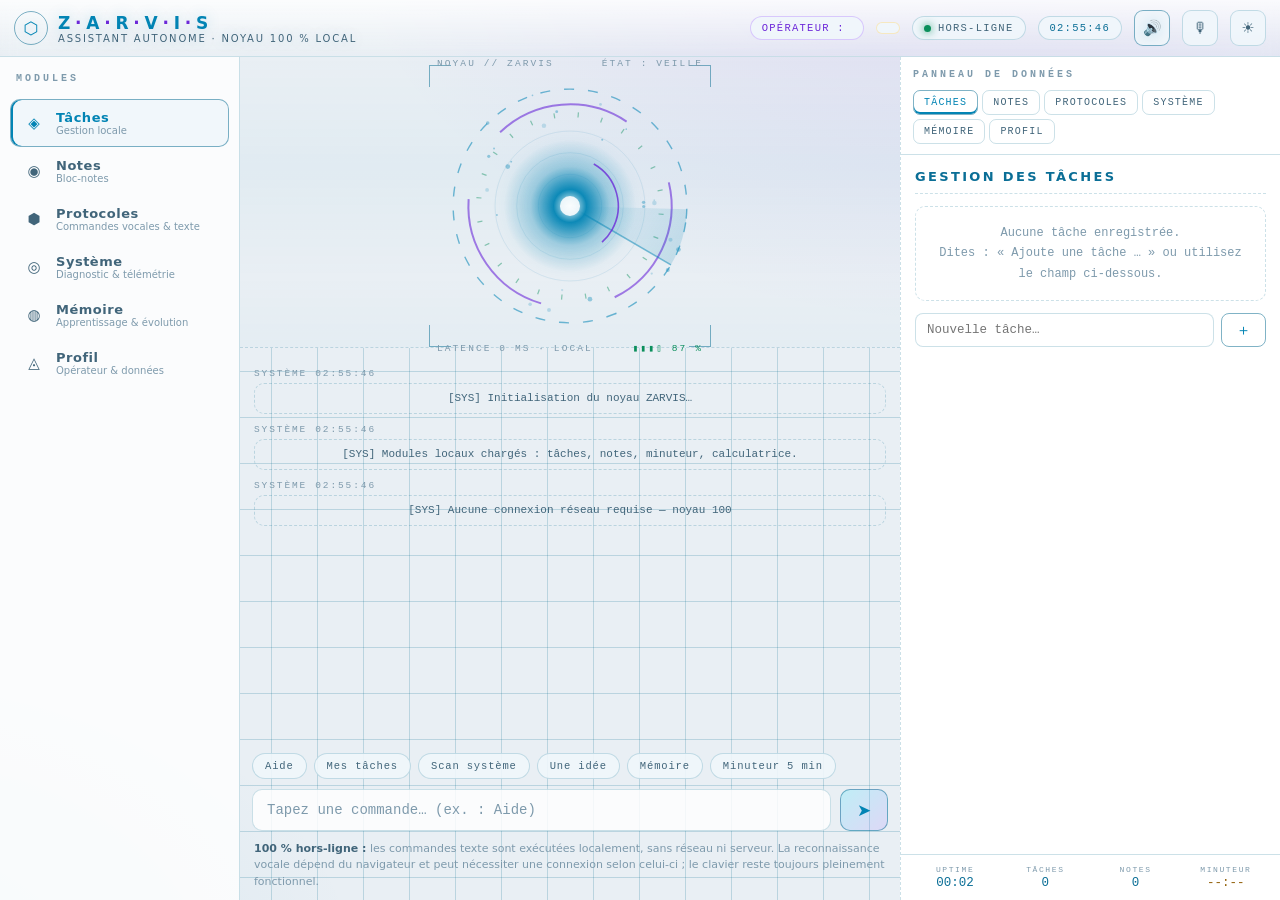
<file: zarvis.html>
<!doctype html>
<html lang="fr" data-theme="dark">
<head>
<meta charset="utf-8">
<meta name="viewport" content="width=device-width, initial-scale=1">
<meta name="color-scheme" content="dark light">
<meta name="theme-color" content="#03060a">
<meta name="description" content="ZARVIS — assistant personnel autonome 100 % hors-ligne, inspiré des interfaces de science-fiction. Aucun serveur, aucune clé API, aucune donnée envoyée.">
<!-- Favicon embarquée en data-URI SVG : aucune ressource réseau -->
<link rel="icon" href="data:image/svg+xml,%3Csvg viewBox='0 0 64 64'%3E%3Ccircle cx='32' cy='32' r='28' fill='%2303060a'/%3E%3Ccircle cx='32' cy='32' r='26' fill='none' stroke='%2300e5ff' stroke-width='2' stroke-dasharray='6 4'/%3E%3Ccircle cx='32' cy='32' r='12' fill='%2300e5ff' opacity='.85'/%3E%3Ccircle cx='32' cy='32' r='6' fill='%23e6fbff'/%3E%3C/svg%3E">
<title>ZARVIS — Assistant personnel autonome</title>
<style>
/* ==========================================================================
   ZARVIS — Interface HUD futuriste
   Monofichier : CSS + JS embarqués. Aucune dépendance, aucun appel réseau.
   Deux thèmes (sombre / clair) pilotés par l'attribut [data-theme].
   ========================================================================== */

/* ---------- Variables de thème ---------- */
:root{
  --font-ui: "Segoe UI", system-ui, -apple-system, Roboto, "Helvetica Neue", Arial, sans-serif;
  --font-mono: ui-monospace, "Cascadia Mono", "JetBrains Mono", Consolas, "Courier New", monospace;
  --radius: 10px;
  --speed: .35s;
}
[data-theme="dark"]{
  --bg: #03060a;
  --bg-2: #050b13;
  --panel: rgba(9, 18, 28, .78);
  --panel-solid: #08111c;
  --panel-2: rgba(13, 26, 40, .65);
  --line: rgba(0, 229, 255, .18);
  --line-strong: rgba(0, 229, 255, .45);
  --cyan: #00e5ff;
  --cyan-soft: #7deeff;
  --violet: #a970ff;
  --green: #3dffa0;
  --amber: #ffd166;
  --danger: #ff5c7a;
  --text: #d8eef8;
  --muted: #7fa6b8;
  --faint: #42626f;
  --glow: 0 0 18px rgba(0, 229, 255, .35);
  --scan: rgba(0, 229, 255, .05);
  --user-bubble: rgba(0, 229, 255, .09);
  --zarvis-bubble: rgba(169, 112, 255, .10);
  color-scheme: dark;
}
[data-theme="light"]{
  --bg: #e9eff4;
  --bg-2: #dfe8ee;
  --panel: rgba(255, 255, 255, .82);
  --panel-solid: #ffffff;
  --panel-2: rgba(240, 247, 251, .9);
  --line: rgba(2, 105, 141, .20);
  --line-strong: rgba(2, 105, 141, .5);
  --cyan: #0284b4;
  --cyan-soft: #0a6e96;
  --violet: #6d28d9;
  --green: #0a8f5b;
  --amber: #92610a;
  --danger: #c22347;
  --text: #0c2230;
  --muted: #41657a;
  --faint: #7e9aac;
  --glow: 0 0 14px rgba(2, 132, 180, .25);
  --scan: rgba(2, 132, 180, .05);
  --user-bubble: rgba(2, 132, 180, .10);
  --zarvis-bubble: rgba(109, 40, 217, .08);
  color-scheme: light;
}

/* ---------- Base ---------- */
*,*::before,*::after{ box-sizing: border-box }
html,body{ height: 100% }
body{
  margin: 0;
  font-family: var(--font-ui);
  font-size: 15px;
  color: var(--text);
  background:
    radial-gradient(1100px 700px at 78% -10%, rgba(169,112,255,.14), transparent 60%),
    radial-gradient(900px 620px at -10% 110%, rgba(0,229,255,.10), transparent 55%),
    radial-gradient(700px 500px at 50% 50%, rgba(61,255,160,.05), transparent 60%),
    var(--bg);
  overflow: hidden;
}
[data-theme="light"] body{
  background:
    radial-gradient(1100px 700px at 78% -10%, rgba(109,40,217,.10), transparent 60%),
    radial-gradient(900px 620px at -10% 110%, rgba(2,132,180,.10), transparent 55%),
    var(--bg);
}
::selection{ background: var(--cyan); color: #031018 }

/* Lien d'évitement pour l'accessibilité clavier */
.skip{
  position: fixed; top: -60px; left: 12px; z-index: 200;
  background: var(--cyan); color: #031018; font-weight: 700;
  padding: 10px 16px; border-radius: 0 0 8px 8px; text-decoration: none;
  transition: top .2s;
}
.skip:focus{ top: 0 }

.vhidden{
  position: absolute !important; width: 1px; height: 1px;
  margin: -1px; padding: 0; overflow: hidden;
  clip: rect(0 0 0 0); white-space: nowrap; border: 0;
}

button{ font: inherit; color: inherit; }
:focus-visible{
  outline: 2px solid var(--cyan);
  outline-offset: 2px;
  border-radius: 4px;
}

/* ---------- Structure générale ---------- */
.app{ display: flex; flex-direction: column; height: 100dvh }
.layout{
  flex: 1; min-height: 0;
  display: grid; grid-template-columns: 1fr;
}

/* ---------- Barre supérieure ---------- */
.topbar{
  display: flex; align-items: center; gap: 12px;
  padding: 10px 14px;
  border-bottom: 1px solid var(--line);
  background: linear-gradient(180deg, var(--panel), transparent);
  backdrop-filter: blur(8px);
  z-index: 30;
}
.brand{ display: flex; align-items: center; gap: 10px; min-width: 0 }
.brand-mark{
  width: 34px; height: 34px; flex: none;
  border: 1px solid var(--line-strong); border-radius: 50%;
  display: grid; place-items: center;
  color: var(--cyan); font-size: 17px; text-shadow: var(--glow);
  animation: markSpin 14s linear infinite;
}
@keyframes markSpin{ to{ transform: rotate(360deg) } }
.brand h1{
  margin: 0; font-size: 17px; letter-spacing: .28em;
  color: var(--cyan); text-shadow: var(--glow); white-space: nowrap;
}
.brand h1 .z{ color: var(--violet) }
.brand-sub{
  display: block; font-size: 10px; letter-spacing: .18em;
  color: var(--muted); text-transform: uppercase; font-weight: 400;
}
.topbar .spacer{ flex: 1 }
.chip{
  display: inline-flex; align-items: center; gap: 7px;
  font-family: var(--font-mono); font-size: 10.5px;
  letter-spacing: .12em; text-transform: uppercase;
  color: var(--muted);
  border: 1px solid var(--line); border-radius: 999px;
  padding: 5px 11px; background: var(--panel-2);
  white-space: nowrap;
}
.chip .dot{
  width: 7px; height: 7px; border-radius: 50%;
  background: var(--green); box-shadow: 0 0 8px var(--green);
  animation: pulse 2.2s ease-in-out infinite;
}
@keyframes pulse{ 50%{ opacity: .35 } }
.chip.clock{ color: var(--cyan-soft); min-width: 76px; justify-content: center }
.chip.operator{ color: var(--violet); border-color: rgba(169,112,255,.35) }
.chip.timer{
  color: var(--amber); border-color: rgba(255,209,102,.4);
  cursor: pointer;
}
.chip.timer strong{ font-size: 12px }
.iconbtn{
  display: inline-grid; place-items: center;
  width: 36px; height: 36px; flex: none;
  border: 1px solid var(--line); border-radius: 9px;
  background: var(--panel-2); color: var(--muted);
  font-size: 15px; cursor: pointer; transition: var(--speed);
}
.iconbtn:hover{ color: var(--cyan); border-color: var(--line-strong); box-shadow: var(--glow) }
.iconbtn[aria-pressed="true"]{ color: var(--cyan); border-color: var(--line-strong); text-shadow: var(--glow) }
.iconbtn[disabled]{ opacity: .38; cursor: not-allowed; box-shadow: none }
.iconbtn.recording{ color: var(--danger); border-color: var(--danger); animation: pulse 1s ease-in-out infinite }

/* ---------- Colonne centrale ---------- */
.center{
  display: flex; flex-direction: column; min-height: 0; min-width: 0;
}
.core-zone{
  position: relative; flex: none;
  padding: 14px 10px 6px;
  border-bottom: 1px dashed var(--line);
}
.core-stage{
  position: relative;
  width: clamp(190px, 30vh, 380px);
  aspect-ratio: 1; margin-inline: auto;
}
.core-stage canvas{ position: absolute; inset: 0; width: 100%; height: 100% }
/* Lueur de secours visible même si le canvas est indisponible */
.core-fallback{
  position: absolute; inset: 18%;
  border-radius: 50%;
  background: radial-gradient(circle, var(--cyan) 0%, transparent 62%);
  opacity: .18; filter: blur(6px);
}
/* Coins façon cadre HUD */
.hud-corners{ position: absolute; inset: -6px; pointer-events: none }
.hud-corners i{
  position: absolute; width: 22px; height: 22px;
  border: 1.5px solid var(--line-strong);
}
.hud-corners i:nth-child(1){ top: 0; left: 0; border-right: 0; border-bottom: 0 }
.hud-corners i:nth-child(2){ top: 0; right: 0; border-left: 0; border-bottom: 0 }
.hud-corners i:nth-child(3){ bottom: 0; left: 0; border-right: 0; border-top: 0 }
.hud-corners i:nth-child(4){ bottom: 0; right: 0; border-left: 0; border-top: 0 }
.core-label{
  position: absolute;
  font-family: var(--font-mono); font-size: 9.5px;
  letter-spacing: .22em; text-transform: uppercase; color: var(--faint);
}
.core-label.tl{ top: -13px; left: 2px }
.core-label.tr{ top: -13px; right: 2px }
.core-label.bl{ bottom: -13px; left: 2px }
.core-label.br{ bottom: -13px; right: 2px; color: var(--green) }
/* Balayage lumineux discret sur la zone du noyau */
.core-zone::after{
  content: ""; position: absolute; inset: 0; pointer-events: none;
  background: linear-gradient(transparent 0%, var(--scan) 50%, transparent 100%);
  background-size: 100% 220px;
  animation: scanMove 9s linear infinite;
  opacity: .7;
}
@keyframes scanMove{ from{ background-position: 0 -220px } to{ background-position: 0 120% } }

/* ---------- Console de conversation ---------- */
.console-zone{
  flex: 1; min-height: 0;
  display: flex; flex-direction: column;
  background-image:
    linear-gradient(var(--line) 1px, transparent 1px),
    linear-gradient(90deg, var(--line) 1px, transparent 1px);
  background-size: 46px 46px;
  background-position: center;
}
.console{
  flex: 1; min-height: 0;
  overflow-y: auto;
  padding: 16px 14px 8px;
  scrollbar-width: thin; scrollbar-color: var(--line-strong) transparent;
}
.msg{ max-width: min(560px, 88%); margin: 0 0 13px }
.msg-head{
  display: flex; align-items: baseline; gap: 8px;
  font-family: var(--font-mono); font-size: 9.5px;
  letter-spacing: .2em; text-transform: uppercase; color: var(--faint);
  margin-bottom: 4px;
}
.msg-zarvis .msg-head .a{ color: var(--violet) }
.msg-user .msg-head .a{ color: var(--cyan) }
.msg-body{
  border: 1px solid var(--line);
  border-radius: var(--radius);
  padding: 10px 13px;
  line-height: 1.55;
  white-space: pre-wrap;
  overflow-wrap: anywhere;
}
.msg-user{ margin-left: auto }
.msg-user .msg-head{ justify-content: flex-end }
.msg-user .msg-body{
  background: var(--user-bubble);
  border-color: rgba(0,229,255,.35);
  border-top-right-radius: 3px;
}
.msg-zarvis .msg-body{
  background: var(--zarvis-bubble);
  border-color: rgba(169,112,255,.30);
  border-top-left-radius: 3px;
  box-shadow: inset 2px 0 0 var(--violet);
}
.msg-sys{ max-width: 100%; margin: 4px 0 10px; text-align: center }
.msg-sys .msg-body{
  background: none; border-style: dashed;
  font-family: var(--font-mono); font-size: 11px;
  color: var(--muted); padding: 6px 12px;
}
.msg-body ol,.msg-body ul{ margin: 6px 0 2px; padding-left: 22px }
.msg-body li{ margin: 3px 0 }
.msg-body li.done{ text-decoration: line-through; opacity: .6 }
.kbd{
  font-family: var(--font-mono); font-size: .92em;
  border: 1px solid var(--line-strong); border-radius: 4px;
  padding: 0 5px; color: var(--cyan-soft);
}
.sysscan{ font-family: var(--font-mono); font-size: 12px }
.sysscan .ok{ color: var(--green) }
.sysscan .ko{ color: var(--danger) }
.sysscan .ln{ opacity: 0; animation: lnIn .25s forwards }
@keyframes lnIn{ to{ opacity: 1 } }

/* ---------- Zone de saisie ---------- */
.quickbar{
  display: flex; gap: 7px; padding: 9px 12px 0;
  overflow-x: auto; scrollbar-width: none;
}
.quickbar button{
  flex: none;
  font-family: var(--font-mono); font-size: 10.5px; letter-spacing: .08em;
  color: var(--muted); background: var(--panel-2);
  border: 1px solid var(--line); border-radius: 999px;
  padding: 6px 12px; cursor: pointer; transition: var(--speed);
}
.quickbar button:hover{ color: var(--cyan); border-color: var(--line-strong) }
.cmdform{
  display: flex; gap: 9px; padding: 10px 12px 6px;
}
.cmdform input{
  flex: 1; min-width: 0;
  font-family: var(--font-mono); font-size: 14px;
  color: var(--text);
  background: var(--panel);
  border: 1px solid var(--line);
  border-radius: var(--radius);
  padding: 12px 14px;
}
.cmdform input::placeholder{ color: var(--faint) }
.cmdform input:focus{
  outline: none; border-color: var(--line-strong); box-shadow: var(--glow);
}
.sendbtn{
  flex: none; width: 48px;
  border: 1px solid var(--line-strong); border-radius: var(--radius);
  background: linear-gradient(135deg, rgba(0,229,255,.18), rgba(169,112,255,.18));
  color: var(--cyan); font-size: 17px; cursor: pointer; transition: var(--speed);
}
.sendbtn:hover{ box-shadow: var(--glow); text-shadow: var(--glow) }
.offnote{
  margin: 0; padding: 4px 14px 10px;
  font-size: 11px; color: var(--faint); line-height: 1.5;
}
.offnote b{ color: var(--muted); font-weight: 600 }

/* ---------- Sidebar modules ---------- */
.sidebar{
  display: none;
  flex-direction: column; gap: 5px;
  padding: 14px 10px;
  border-right: 1px solid var(--line);
  background: var(--panel);
  overflow-y: auto;
}
.sidebar h2, .deck h2{
  margin: 2px 6px 10px;
  font-family: var(--font-mono); font-size: 10px;
  letter-spacing: .3em; text-transform: uppercase; color: var(--faint);
}
.modbtn{
  display: flex; align-items: center; gap: 11px;
  width: 100%; text-align: left;
  padding: 10px 12px;
  border: 1px solid transparent; border-radius: var(--radius);
  background: none; cursor: pointer;
  color: var(--muted); transition: var(--speed);
}
.modbtn:hover{ background: var(--panel-2); color: var(--text) }
.modbtn[aria-current="true"]{
  background: var(--panel-2); color: var(--cyan);
  border-color: var(--line-strong); box-shadow: inset 2px 0 0 var(--cyan);
}
.modbtn .ico{ width: 22px; text-align: center; font-size: 15px }
.modbtn .lbl{ flex: 1; min-width: 0 }
.modbtn .lbl b{ display: block; font-size: 13px; font-weight: 600; letter-spacing: .04em }
.modbtn .lbl small{ display: block; font-size: 10px; color: var(--faint) }
.badge{
  font-family: var(--font-mono); font-size: 10px;
  border: 1px solid var(--line-strong); border-radius: 999px;
  color: var(--cyan); padding: 1px 8px; min-width: 26px; text-align: center;
}
.badge[hidden]{ display: none }

/* ---------- Panneau de données (droite / tiroir mobile) ---------- */
.scrim{
  position: fixed; inset: 0; z-index: 50;
  background: rgba(2, 6, 10, .55); backdrop-filter: blur(2px);
  opacity: 0; pointer-events: none; transition: opacity .3s;
}
.scrim.show{ opacity: 1; pointer-events: auto }
.deck{
  position: fixed; top: 0; right: 0; bottom: 0; z-index: 60;
  width: min(430px, 94vw);
  display: flex; flex-direction: column;
  background: var(--panel-solid);
  border-left: 1px solid var(--line);
  box-shadow: -18px 0 50px rgba(0,0,0,.45);
  transform: translateX(104%);
  visibility: hidden;
  transition: transform var(--speed), visibility var(--speed);
}
.deck.open{ transform: none; visibility: visible }
.deck-head{
  display: flex; align-items: center; gap: 8px;
  padding: 12px 12px 0;
}
.deck-head h2{ flex: 1; margin: 0 }
.deck-close{ display: inline-grid }
.tabs{
  display: flex; gap: 4px; flex-wrap: wrap;
  padding: 10px 12px;
  border-bottom: 1px solid var(--line);
}
.tabs [role="tab"]{
  font-family: var(--font-mono); font-size: 10px;
  letter-spacing: .12em; text-transform: uppercase;
  color: var(--muted); background: none;
  border: 1px solid var(--line); border-radius: 7px;
  padding: 6px 10px; cursor: pointer; transition: var(--speed);
}
.tabs [role="tab"][aria-selected="true"]{
  color: var(--cyan); border-color: var(--line-strong);
  box-shadow: inset 0 -2px 0 var(--cyan);
}
.deck-body{ flex: 1; min-height: 0; overflow-y: auto; padding: 14px }
.view h3{
  margin: 0 0 12px; font-size: 13px; letter-spacing: .18em;
  text-transform: uppercase; color: var(--cyan-soft);
  border-bottom: 1px dashed var(--line); padding-bottom: 9px;
}
.view .empty{
  font-family: var(--font-mono); font-size: 12px; color: var(--faint);
  border: 1px dashed var(--line); border-radius: var(--radius);
  padding: 16px; text-align: center; line-height: 1.7;
}
.item{
  display: flex; align-items: center; gap: 9px;
  border: 1px solid var(--line); border-radius: var(--radius);
  background: var(--panel-2);
  padding: 9px 11px; margin-bottom: 8px;
  animation: lnIn .3s;
}
.item .txt{ flex: 1; min-width: 0; line-height: 1.45; overflow-wrap: anywhere }
.item .txt small{ display: block; font-family: var(--font-mono); font-size: 9.5px; color: var(--faint); letter-spacing: .08em }
.item.done .txt{ text-decoration: line-through; opacity: .55 }
.minibtn{
  flex: none; width: 30px; height: 30px;
  display: inline-grid; place-items: center;
  border: 1px solid var(--line); border-radius: 8px;
  background: none; color: var(--muted); cursor: pointer; transition: var(--speed);
}
.minibtn:hover{ color: var(--green); border-color: var(--green) }
.minibtn.del:hover{ color: var(--danger); border-color: var(--danger) }
.inlineform{ display: flex; gap: 7px; margin-top: 12px }
.inlineform input{
  flex: 1; min-width: 0;
  font-family: var(--font-mono); font-size: 12.5px;
  color: var(--text); background: var(--panel);
  border: 1px solid var(--line); border-radius: 8px; padding: 9px 11px;
}
.inlineform input:focus{ outline: none; border-color: var(--line-strong) }
.inlineform button{
  border: 1px solid var(--line-strong); border-radius: 8px;
  background: none; color: var(--cyan); padding: 0 14px; cursor: pointer;
}
.statgrid{
  display: grid; grid-template-columns: 1fr 1fr; gap: 8px; margin-bottom: 14px;
}
.stat{
  border: 1px solid var(--line); border-radius: var(--radius);
  background: var(--panel-2); padding: 10px 12px;
}
.stat .k{
  font-family: var(--font-mono); font-size: 9px;
  letter-spacing: .22em; text-transform: uppercase; color: var(--faint);
}
.stat .v{
  font-family: var(--font-mono); font-size: 15px; color: var(--cyan-soft);
  margin-top: 4px; overflow-wrap: anywhere;
}
.feat{
  width: 100%; border-collapse: collapse;
  font-size: 12.5px; margin-bottom: 14px;
}
.feat td{
  border-bottom: 1px dashed var(--line); padding: 7px 4px;
}
.feat td:last-child{ text-align: right; font-family: var(--font-mono); font-size: 11.5px }
.feat .ok{ color: var(--green) }
.feat .ko{ color: var(--muted) }
.telemetry{ margin-top: 4px }
.telemetry .row{ margin-bottom: 11px }
.telemetry .row span{
  display: flex; justify-content: space-between;
  font-family: var(--font-mono); font-size: 9.5px;
  letter-spacing: .18em; text-transform: uppercase; color: var(--faint);
  margin-bottom: 4px;
}
.telemetry .bar{
  height: 5px; border-radius: 3px; overflow: hidden;
  background: var(--panel-2); border: 1px solid var(--line);
}
.telemetry .bar i{
  display: block; height: 100%; width: 40%;
  background: linear-gradient(90deg, var(--cyan), var(--violet));
  animation: telem 4.5s ease-in-out infinite alternate;
}
.telemetry .row:nth-child(2) .bar i{ animation-duration: 6s; animation-delay: -2s }
.telemetry .row:nth-child(3) .bar i{ animation-duration: 5.2s; animation-delay: -4s }
@keyframes telem{ from{ width: 18% } to{ width: 86% } }
.proto-group{ margin-bottom: 15px }
.proto-group h4{
  margin: 0 0 7px; font-family: var(--font-mono); font-size: 9.5px;
  letter-spacing: .24em; text-transform: uppercase; color: var(--violet);
}
.proto-list{ display: flex; flex-wrap: wrap; gap: 6px }
.proto-list button{
  font-family: var(--font-mono); font-size: 11px;
  color: var(--text); background: var(--panel-2);
  border: 1px solid var(--line); border-radius: 999px;
  padding: 6px 11px; cursor: pointer; transition: var(--speed);
}
.proto-list button:hover{ color: var(--cyan); border-color: var(--line-strong) }
.deck-foot{
  border-top: 1px solid var(--line);
  padding: 10px 12px;
  display: grid; grid-template-columns: repeat(4, 1fr); gap: 6px;
}
.deck-foot .mini{ text-align: center }
.deck-foot .mini .k{
  font-family: var(--font-mono); font-size: 8px;
  letter-spacing: .2em; color: var(--faint); text-transform: uppercase;
}
.deck-foot .mini .v{
  font-family: var(--font-mono); font-size: 12.5px; color: var(--cyan-soft); margin-top: 2px;
}
.deck-foot .mini .v.warn{ color: var(--amber) }
.profile-actions{ display: flex; gap: 8px; flex-wrap: wrap; margin-top: 14px }
.profile-actions button{
  font-family: var(--font-mono); font-size: 11px; letter-spacing: .06em;
  color: var(--muted); background: var(--panel-2);
  border: 1px solid var(--line); border-radius: 8px;
  padding: 9px 13px; cursor: pointer;
}
.profile-actions button:hover{ color: var(--cyan); border-color: var(--line-strong) }
.profile-actions button.danger:hover{ color: var(--danger); border-color: var(--danger) }
.scanbtn{
  width: 100%; margin-bottom: 14px;
  font-family: var(--font-mono); font-size: 11.5px; letter-spacing: .2em;
  text-transform: uppercase;
  color: var(--cyan); background: linear-gradient(135deg, rgba(0,229,255,.10), rgba(169,112,255,.10));
  border: 1px solid var(--line-strong); border-radius: var(--radius);
  padding: 11px; cursor: pointer; transition: var(--speed);
}
.scanbtn:hover{ box-shadow: var(--glow) }

/* ---------- Barre de modules mobile ---------- */
.bottombar{
  display: flex; z-index: 40;
  border-top: 1px solid var(--line);
  background: var(--panel-solid);
  padding: 5px 5px calc(5px + env(safe-area-inset-bottom, 0));
}
.bottombar button{
  flex: 1; display: grid; justify-items: center; gap: 2px;
  padding: 6px 2px;
  background: none; border: 0; border-radius: 8px;
  color: var(--muted); cursor: pointer;
  font-size: 10px; letter-spacing: .05em;
}
.bottombar button .ico{ font-size: 16px }
.bottombar button[aria-current="true"]{ color: var(--cyan); text-shadow: var(--glow) }

/* ---------- Grands écrans ---------- */
@media (min-width: 1024px){
  .layout{ grid-template-columns: 240px 1fr }
  .sidebar{ display: flex }
  .bottombar, .btn-panel-mobile{ display: none }
}
@media (min-width: 1280px){
  .layout{ grid-template-columns: 240px 1fr 380px }
  .deck{
    position: static; width: auto; z-index: 10;
    transform: none; visibility: visible;
    box-shadow: none; border-left-style: dashed;
  }
  .deck-close, .btn-panel-mobile{ display: none }
  .scrim{ display: none }
}

/* ---------- Mouvement réduit : on fige toutes les animations décoratives ---------- */
@media (prefers-reduced-motion: reduce){
  *,*::before,*::after{
    animation-duration: .01ms !important;
    animation-iteration-count: 1 !important;
    transition-duration: .01ms !important;
  }
  .core-zone::after{ animation: none; opacity: .3; background: none }
}
</style>
</head>
<body>
<a class="skip" href="#saisie">Aller directement à la saisie de commande</a>

<div class="app">

  <!-- ======================= BARRE SUPÉRIEURE ======================= -->
  <header class="topbar">
    <div class="brand">
      <span class="brand-mark" aria-hidden="true">⬡</span>
      <h1>Z<span class="z">·</span>A<span class="z">·</span>R<span class="z">·</span>V<span class="z">·</span>I<span class="z">·</span>S
        <span class="brand-sub">Assistant autonome · noyau 100 % local</span>
      </h1>
    </div>
    <span class="spacer"></span>
    <span class="chip operator" id="chipOperator" hidden>Opérateur : <b id="chipOperatorName"></b></span>
    <button class="chip timer" id="chipTimer" hidden type="button"
            aria-label="Minuteur en cours. Activer pour annuler."></button>
    <span class="chip"><span class="dot" aria-hidden="true"></span>Hors-ligne</span>
    <time class="chip clock" id="chipClock" aria-label="Horloge système">--:--:--</time>
    <button class="iconbtn" id="btnVoice" type="button" aria-pressed="true"
            aria-label="Synthèse vocale : activée" title="Synthèse vocale (Silence / Active la voix)">🔊</button>
    <button class="iconbtn" id="btnMic" type="button" aria-pressed="false"
            aria-label="Dictée vocale" title="Dictée vocale">🎙</button>
    <button class="iconbtn" id="btnTheme" type="button"
            aria-label="Basculer entre le thème sombre et le thème clair">☾</button>
    <button class="iconbtn btn-panel-mobile" id="btnPanel" type="button" aria-expanded="false"
            aria-controls="deck" aria-label="Ouvrir le panneau des modules">◧</button>
  </header>

  <div class="layout">

    <!-- ======================= SIDEBAR MODULES ======================= -->
    <nav class="sidebar" aria-label="Modules ZARVIS">
      <h2>Modules</h2>
      <div id="sideModules"><!-- boutons de modules générés par JS --></div>
    </nav>

    <!-- ======================= COLONNE CENTRALE ======================= -->
    <main class="center">
      <section class="core-zone" aria-label="Noyau visuel de ZARVIS">
        <div class="core-stage">
          <div class="core-fallback" aria-hidden="true"></div>
          <canvas id="core" aria-hidden="true"></canvas>
          <p class="vhidden">Animation décorative : noyau lumineux entouré d'anneaux rotatifs et d'un balayage radar.</p>
          <div class="hud-corners" aria-hidden="true"><i></i><i></i><i></i><i></i></div>
          <span class="core-label tl" aria-hidden="true">Noyau // ZARVIS</span>
          <span class="core-label tr" aria-hidden="true" id="coreState">État : veille</span>
          <span class="core-label bl" aria-hidden="true">Latence 0 ms · local</span>
          <span class="core-label br" aria-hidden="true">▮▮▮▯ 87 %</span>
        </div>
      </section>

      <div class="console-zone">
        <h2 class="vhidden">Console de conversation</h2>
        <div class="console" id="console" role="log" aria-live="polite" aria-relevant="additions"
             aria-label="Historique de la conversation"></div>

        <div class="quickbar" id="quickbar" aria-label="Commandes rapides"></div>

        <form class="cmdform" id="cmdform" autocomplete="off">
          <label class="vhidden" for="saisie">Tapez une commande pour ZARVIS</label>
          <input id="saisie" name="saisie" type="text" maxlength="300" enterkeyhint="send"
                 placeholder="Tapez une commande… (ex. : Aide)" spellcheck="false">
          <button class="sendbtn" type="submit" aria-label="Envoyer la commande">➤</button>
        </form>
        <p class="offnote" id="offnote">
          <b>100 % hors-ligne :</b> les commandes texte sont exécutées localement, sans réseau ni serveur.
          La reconnaissance vocale dépend du navigateur et peut nécessiter une connexion selon celui-ci ;
          le clavier reste toujours pleinement fonctionnel.
        </p>
      </div>
    </main>

    <!-- ======================= PANNEAU DE DONNÉES ======================= -->
    <aside class="deck" id="deck" aria-label="Panneau des modules et état du système">
      <div class="deck-head">
        <h2>Panneau de données</h2>
        <button class="iconbtn deck-close" id="deckClose" type="button" aria-label="Fermer le panneau">✕</button>
      </div>

      <div class="tabs" role="tablist" aria-label="Modules" id="tabs"></div>

      <div class="deck-body">
        <section class="view" id="view-tasks" role="tabpanel" aria-labelledby="tab-tasks">
          <h3>Gestion des tâches</h3>
          <div id="taskList"></div>
          <form class="inlineform" id="taskForm">
            <label class="vhidden" for="taskInput">Nouvelle tâche</label>
            <input id="taskInput" type="text" maxlength="120" placeholder="Nouvelle tâche…">
            <button type="submit" aria-label="Ajouter la tâche">＋</button>
          </form>
        </section>

        <section class="view" id="view-notes" role="tabpanel" aria-labelledby="tab-notes" hidden>
          <h3>Bloc-notes local</h3>
          <div id="noteList"></div>
          <form class="inlineform" id="noteForm">
            <label class="vhidden" for="noteInput">Nouvelle note</label>
            <input id="noteInput" type="text" maxlength="200" placeholder="Nouvelle note…">
            <button type="submit" aria-label="Ajouter la note">＋</button>
          </form>
        </section>

        <section class="view" id="view-protocols" role="tabpanel" aria-labelledby="tab-protocols" hidden>
          <h3>Protocoles de commande</h3>
          <p style="font-size:11.5px;color:var(--muted);margin:0 0 12px;line-height:1.6">
            Touchez un protocole pour le placer dans la console. Toutes les commandes
            s'exécutent localement, sans réseau.
          </p>
          <div id="protoList"></div>
        </section>

        <section class="view" id="view-system" role="tabpanel" aria-labelledby="tab-system" hidden>
          <h3>État du système</h3>
          <button class="scanbtn" id="scanBtn" type="button">◈ Lancer le scan système</button>
          <div class="statgrid" id="statGrid"></div>
          <table class="feat" id="featTable" aria-label="Capacités détectées"></table>
          <div class="telemetry" aria-hidden="true">
            <div class="row"><span>Flux noyau <em>simulé</em></span><span>Alpha</span></div>
            <div class="bar"><i></i></div>
            <div class="row"><span>Matrice neurale <em>simulé</em></span><span>Bêta</span></div>
            <div class="bar"><i></i></div>
            <div class="row"><span>Synchronisation <em>simulé</em></span><span>Gamma</span></div>
            <div class="bar"><i></i></div>
          </div>
        </section>

        <section class="view" id="view-memory" role="tabpanel" aria-labelledby="tab-memory" hidden>
          <h3>Mémoire & évolution</h3>
          <div class="statgrid" id="memStats"></div>
          <div id="memList"></div>
          <form class="inlineform" id="memForm">
            <label class="vhidden" for="memSubjectInput">Sujet à mémoriser</label>
            <input id="memSubjectInput" type="text" maxlength="80" placeholder="Sujet…">
            <label class="vhidden" for="memAnswerInput">Réponse à mémoriser</label>
            <input id="memAnswerInput" type="text" maxlength="420" placeholder="Réponse…">
            <button type="submit" aria-label="Mémoriser">✓</button>
          </form>
          <div class="profile-actions">
            <button type="button" id="btnMemExport">⭳ Exporter la mémoire (JSON)</button>
            <button type="button" id="btnMemClear" class="danger">Oublie tout</button>
          </div>
          <p style="font-size:11px;color:var(--faint);margin-top:14px;line-height:1.6">
            Mémoire locale : base intégrée + apprentissages sauvegardés dans <span class="kbd">zrv_kb</span>.
            Commande : « Apprends que sujet = réponse ».
          </p>
        </section>

        <section class="view" id="view-profile" role="tabpanel" aria-labelledby="tab-profile" hidden>
          <h3>Profil opérateur</h3>
          <div class="statgrid">
            <div class="stat"><div class="k">Nom</div><div class="v" id="profName">—</div></div>
            <div class="stat"><div class="k">Voix</div><div class="v" id="profVoice">—</div></div>
          </div>
          <form class="inlineform" id="profForm" style="margin-top:0">
            <label class="vhidden" for="profInput">Votre nom d'opérateur</label>
            <input id="profInput" type="text" maxlength="40" placeholder="Votre nom…">
            <button type="submit" aria-label="Enregistrer le nom">✓</button>
          </form>
          <div class="profile-actions">
            <button type="button" id="btnExport">⭳ Exporter mes données (JSON)</button>
            <button type="button" id="btnReset" class="danger">⟲ Réinitialiser ZARVIS</button>
          </div>
          <p style="font-size:11px;color:var(--faint);margin-top:14px;line-height:1.6">
            Toutes les données sont stockées dans le <span class="kbd">localStorage</span> de ce
            navigateur, sur cet appareil uniquement. Rien n'est jamais transmis à un serveur.
          </p>
        </section>
      </div>

      <div class="deck-foot" aria-label="Télémétrie rapide">
        <div class="mini"><div class="k">Uptime</div><div class="v" id="ftUptime">00:00</div></div>
        <div class="mini"><div class="k">Tâches</div><div class="v" id="ftTasks">0</div></div>
        <div class="mini"><div class="k">Notes</div><div class="v" id="ftNotes">0</div></div>
        <div class="mini"><div class="k">Minuteur</div><div class="v warn" id="ftTimer">--:--</div></div>
      </div>
    </aside>
    <div class="scrim" id="scrim"></div>
  </div>

  <!-- ======================= NAV MODULES MOBILE ======================= -->
  <nav class="bottombar" id="bottombar" aria-label="Modules (mobile)"></nav>
</div>

<script>
"use strict";
/* ==============================================================================
   ZARVIS — Noyau logique (JavaScript embarqué)
   Aucun appel réseau JavaScript, aucune API distante, aucune évaluation dynamique.
   Toutes les données vivent dans localStorage (et l'historique en sessionStorage).
   ============================================================================== */

/*__PURE_START__*/
/* ---------- Bloc PUR : fonctions sans dépendance au DOM (testables) ---------- */

/* Normalisation légère d'une commande : espaces compactés, apostrophes unifiées,
   ponctuation finale retirée. La casse et les accents sont CONSERVÉS afin que les
   extractions (nom, tâche, note) gardent l'orthographe de l'utilisateur. */
function light(s){
  return String(s == null ? "" : s)
    .replace(/[’‘ʼ]/g, "'")
    .replace(/\s+/g, " ")
    .replace(/[?!.…;\s]+$/g, "")
    .trim();
}

/* Calculatrice sécurisée sans évaluation dynamique :
   analyseur à descente récursive (expression → terme → puissance → unaire → primaire).
   Accepte + - * / × ÷ ^ %, parenthèses, décimaux (point ou virgule). */
function calculate(expr){
  const s = String(expr)
    .replace(/×/g, "*").replace(/÷/g, "/")
    .replace(/,/g, ".").replace(/\s+/g, "");
  if (s === "" || !/^[-+0-9.()+*/^%]+$/.test(s)) throw new Error("Expression invalide");
  let i = 0;
  const eat = c => { if (s[i] === c){ i++; return true; } return false; };
  function parseExpr(){ let v = parseTerm();
    for(;;){ if (eat("+")) v += parseTerm(); else if (eat("-")) v -= parseTerm(); else return v; } }
  function parseTerm(){ let v = parsePow();
    for(;;){ if (eat("*")) v *= parsePow(); else if (eat("/")) v /= parsePow();
      else if (eat("%")) v %= parsePow(); else return v; } }
  function parsePow(){ let b = parseUnary();
    if (eat("^")) b = Math.pow(b, parsePow()); return b; }
  function parseUnary(){ if (eat("+")) return parseUnary();
    if (eat("-")) return -parseUnary(); return parsePrimary(); }
  function parsePrimary(){
    if (eat("(")){ const v = parseExpr();
      if (!eat(")")) throw new Error("Parenthèse fermante manquante"); return v; }
    const m = /^\d+(\.\d+)?/.exec(s.slice(i));
    if (!m) throw new Error("Nombre attendu");
    i += m[0].length;
    return parseFloat(m[0]);
  }
  const r = parseExpr();
  if (i !== s.length) throw new Error("Expression invalide");
  if (typeof r !== "number" || !isFinite(r) || isNaN(r)) throw new Error("Résultat non fini");
  return r;
}

/* Formate un nombre pour l'affichage français (sans bruit flottant). */
function fmtNum(n){
  const clean = Number.isInteger(n) ? n : parseFloat(n.toFixed(10));
  return clean.toLocaleString("fr-FR", { maximumFractionDigits: 10 });
}

/* Interprète une commande de type « Minuteur 5 minutes ».
   Retourne { ms, label } ou null si la durée est illisible. Durée plafonnée à 12 h. */
function parseTimerSpec(lc){
  const m = /^minuteur(?:\s+de)?\s+(\d+(?:[.,]\d+)?)\s*(h|heure?s?|hrs?|m|min(?:ute?s?)?|s|sec(?:onde?s?)?)?$/i.exec(lc);
  if (!m) return null;
  const val = parseFloat(m[1].replace(",", "."));
  if (!isFinite(val) || val <= 0) return null;
  const u = (m[2] || "min").toLowerCase();
  let ms, label;
  if (/^h/.test(u))      { ms = val * 3600000; label = val + " h"; }
  else if (/^s/.test(u)) { ms = val * 1000;    label = val + " s"; }
  else                   { ms = val * 60000;   label = val + " min"; }
  if (ms < 1000) ms = 1000;
  if (ms > 12 * 3600000){ ms = 12 * 3600000; label = "12 h (maximum)"; }
  return { ms: Math.round(ms), label };
}

/* Formatage mm:ss / hh:mm:ss pour le compte à rebours. */
function fmtClock(ms){
  const t = Math.max(0, Math.ceil(ms / 1000));
  const h = Math.floor(t / 3600), m = Math.floor((t % 3600) / 60), s = t % 60;
  const p = n => String(n).padStart(2, "0");
  return h > 0 ? `${p(h)}:${p(m)}:${p(s)}` : `${p(m)}:${p(s)}`;
}


/* Normalise une clé de connaissance : minuscules, accents retirés, mots-outils filtrés. */
function normKey(s){
  return String(s == null ? "" : s)
    .toLowerCase()
    .normalize("NFD").replace(/[\u0300-\u036f]/g, "")
    .replace(/[’‘ʼ]/g, "'")
    .replace(/[^a-z0-9'\s-]/g, " ")
    .replace(/\b(?:le|la|les|un|une|des|du|de|d|l|sur|a|au|aux|est|c|ce|cet|cette|quoi|qui|que|qu|pourquoi|quelle|quel|capitale)\b/g, " ")
    .replace(/\s+/g, " ")
    .trim();
}
function keyWords(s){ return normKey(s).split(" ").filter(w => w.length > 1); }
function jaccardWords(a, b){
  const A = new Set(keyWords(a)), B = new Set(keyWords(b));
  if (!A.size && !B.size) return 1;
  let inter = 0; A.forEach(x => { if (B.has(x)) inter++; });
  return inter / Math.max(1, A.size + B.size - inter);
}
function trigrams(s){
  const k = "  " + normKey(s).replace(/\s+/g, " ") + "  ";
  const out = new Set();
  for (let i = 0; i < k.length - 2; i++) out.add(k.slice(i, i + 3));
  return out;
}
function trigramSim(a, b){
  const A = trigrams(a), B = trigrams(b);
  if (!A.size && !B.size) return 1;
  let inter = 0; A.forEach(x => { if (B.has(x)) inter++; });
  return inter / Math.max(1, A.size + B.size - inter);
}
function simScore(a, b){
  const na = normKey(a), nb = normKey(b);
  if (!na || !nb) return 0;
  let score = jaccardWords(na, nb) * 0.60 + trigramSim(na, nb) * 0.40;
  if (na.includes(nb) || nb.includes(na)) score += 0.18;
  return Math.min(1, score);
}
/*__PURE_END__*/

/* ==============================================================================
   ÉTAT & PERSISTANCE LOCALE
   ============================================================================== */
const LS = {                      // clés localStorage (préfixe dédié à ZARVIS)
  TASKS: "zrv_tasks", NOTES: "zrv_notes", PROFILE: "zrv_profile",
  THEME: "zrv_theme", VOICE: "zrv_voice", TIMER: "zrv_timer", HIST: "zrv_history",
  KB: "zrv_kb", STATS: "zrv_stats"
};
/* Accès défensif : localStorage/sessionStorage peuvent être bloqués (mode privé…). */
const store = {
  get(k, fb){ try{ const v = localStorage.getItem(k); return v ? JSON.parse(v) : fb; }catch(e){ return fb; } },
  set(k, v){ try{ localStorage.setItem(k, JSON.stringify(v)); }catch(e){} },
  del(k){ try{ localStorage.removeItem(k); }catch(e){} }
};
const sess = {
  get(k, fb){ try{ const v = sessionStorage.getItem(k); return v ? JSON.parse(v) : fb; }catch(e){ return fb; } },
  set(k, v){ try{ sessionStorage.setItem(k, JSON.stringify(v)); }catch(e){} }
};


/* ==============================================================================
   CONNAISSANCE V2 — base intégrée, mémoire locale et évolution
   ============================================================================== */
const BASE_KB = [
  { subject:"Internet", answer:"Internet est un réseau mondial de réseaux qui permet aux appareils d'échanger des informations grâce à des protocoles communs comme IP. Il sert au web, aux messages, aux appels, au transfert de fichiers et à de nombreux services numériques." },
  { subject:"Ordinateur", answer:"Un ordinateur est une machine programmable qui reçoit des données, les traite avec un processeur, stocke des informations en mémoire et produit des résultats via des logiciels et des périphériques." },
  { subject:"Algorithme", answer:"Un algorithme est une suite d'étapes précises pour résoudre un problème. Une recette de cuisine, un itinéraire ou un programme informatique peuvent être vus comme des algorithmes." },
  { subject:"Intelligence artificielle", answer:"L'intelligence artificielle regroupe des techniques qui permettent à une machine d'effectuer des tâches associées au raisonnement, à la perception, au langage ou à la décision. ZARVIS reste ici local et déterministe." },
  { subject:"Machine learning", answer:"Le machine learning, ou apprentissage automatique, consiste à ajuster un modèle à partir de données afin qu'il reconnaisse des motifs et fasse des prédictions. ZARVIS v2 apprend seulement des fiches textuelles locales." },
  { subject:"Cybersécurité", answer:"La cybersécurité protège les systèmes, les données et les utilisateurs contre les accès non autorisés, les logiciels malveillants, l'usurpation et les pertes d'information." },
  { subject:"Chiffrement", answer:"Le chiffrement transforme une information lisible en données incompréhensibles sans clé. Il protège la confidentialité des messages, des fichiers et des communications." },
  { subject:"Blockchain", answer:"Une blockchain est un registre distribué où les blocs de transactions sont liés cryptographiquement. Elle vise la traçabilité et la résistance à la falsification, avec des compromis de coût et de performance." },
  { subject:"Cloud", answer:"Le cloud computing fournit à distance du stockage, du calcul ou des logiciels via des centres de données. ZARVIS, lui, fonctionne sans cloud pour préserver le mode hors-ligne." },
  { subject:"Base de données", answer:"Une base de données organise des informations pour les retrouver, les modifier et les analyser efficacement. Elle peut être relationnelle, documentaire, clé-valeur ou orientée graphe." },
  { subject:"HTML", answer:"HTML est le langage de balisage qui structure une page web : titres, paragraphes, liens, formulaires, images et régions accessibles." },
  { subject:"CSS", answer:"CSS décrit l'apparence d'une page web : couleurs, polices, espacements, animations, disposition responsive et adaptation aux thèmes." },
  { subject:"JavaScript", answer:"JavaScript est un langage de programmation utilisé dans le navigateur pour rendre les pages interactives : écouter des événements, modifier le DOM et exécuter une logique locale." },
  { subject:"API", answer:"Une API est une interface qui permet à des logiciels d'échanger des fonctions ou des données selon des règles définies. Dans ZARVIS, aucune API distante n'est nécessaire." },
  { subject:"Robotique", answer:"La robotique combine mécanique, électronique, capteurs et programmation pour créer des machines capables d'agir dans le monde physique." },
  { subject:"Énergie solaire", answer:"L'énergie solaire exploite la lumière du Soleil, souvent avec des panneaux photovoltaïques, pour produire de l'électricité renouvelable." },
  { subject:"Électricité", answer:"L'électricité est liée au mouvement ou à l'accumulation de charges électriques. Elle alimente les appareils et se mesure notamment en tension, courant et puissance." },
  { subject:"Gravité", answer:"La gravité est l'interaction qui attire les masses entre elles. Elle maintient les planètes en orbite et donne du poids aux objets à la surface de la Terre." },
  { subject:"Atome", answer:"Un atome est une unité de matière composée d'un noyau, avec protons et neutrons, entouré d'électrons. Les atomes forment les éléments chimiques." },
  { subject:"ADN", answer:"L'ADN porte l'information génétique des êtres vivants. Sa structure en double hélice code des instructions utilisées par les cellules." },
  { subject:"Photosynthèse", answer:"La photosynthèse permet aux plantes, algues et certaines bactéries de convertir la lumière, le dioxyde de carbone et l'eau en sucres, en libérant de l'oxygène." },
  { subject:"Cellule", answer:"La cellule est l'unité de base du vivant. Elle contient des structures qui assurent énergie, protection, reproduction et fabrication de molécules." },
  { subject:"Système solaire", answer:"Le système solaire comprend le Soleil, huit planètes, leurs lunes, des astéroïdes, des comètes et des objets plus petits liés par la gravité." },
  { subject:"Trou noir", answer:"Un trou noir est une région de l'espace où la gravité est si intense que rien, pas même la lumière, ne peut s'en échapper au-delà de l'horizon des événements." },
  { subject:"Climat", answer:"Le climat décrit les conditions moyennes d'une région sur de longues périodes : température, pluies, vents et saisons. Il diffère de la météo, qui concerne le court terme." },
  { subject:"Volcan", answer:"Un volcan est une ouverture de la croûte terrestre par laquelle remontent magma, gaz et cendres. Ses éruptions construisent des reliefs et transforment les paysages." },
  { subject:"Séisme", answer:"Un séisme est une vibration du sol causée par une libération d'énergie dans la croûte terrestre, souvent le long de failles tectoniques." },
  { subject:"Océan", answer:"Les océans couvrent la majeure partie de la Terre. Ils régulent le climat, abritent une biodiversité immense et influencent les cycles de l'eau et du carbone." },
  { subject:"Afrique", answer:"L'Afrique est le deuxième continent par sa superficie et sa population. Elle rassemble une grande diversité de langues, de climats, d'écosystèmes, d'histoires et d'économies." },
  { subject:"République du Congo", capital:"Brazzaville", answer:"La République du Congo est un pays d'Afrique centrale. Sa capitale est Brazzaville, située sur le fleuve Congo, face à Kinshasa." },
  { subject:"Brazzaville", answer:"Brazzaville est la capitale de la République du Congo. Elle se trouve sur la rive nord du fleuve Congo et constitue un centre politique, culturel et économique majeur." },
  { subject:"France", capital:"Paris", answer:"La France est un pays d'Europe occidentale. Sa capitale est Paris, et sa langue officielle est le français." },
  { subject:"Japon", capital:"Tokyo", answer:"Le Japon est un archipel d'Asie de l'Est. Sa capitale est Tokyo, l'une des plus grandes métropoles du monde." },
  { subject:"Brésil", capital:"Brasília", answer:"Le Brésil est le plus grand pays d'Amérique du Sud. Sa capitale est Brasília, et le portugais y est la langue officielle." },
  { subject:"Sénégal", capital:"Dakar", answer:"Le Sénégal est un pays d'Afrique de l'Ouest. Sa capitale est Dakar, située sur la presqu'île du Cap-Vert." },
  { subject:"Maroc", capital:"Rabat", answer:"Le Maroc est un pays d'Afrique du Nord. Sa capitale est Rabat, et Casablanca est son plus grand centre économique." },
  { subject:"Canada", capital:"Ottawa", answer:"Le Canada est un pays d'Amérique du Nord. Sa capitale est Ottawa, et il possède deux langues officielles : l'anglais et le français." },
  { subject:"Égypte", capital:"Le Caire", answer:"L'Égypte est un pays d'Afrique du Nord-Est. Sa capitale est Le Caire, proche du Nil et des grandes pyramides de Gizeh." }
];
const LEVELS = [
  { min:0, name:"Veille" }, { min:6, name:"Curieux" }, { min:18, name:"Apprenti" },
  { min:40, name:"Analyste" }, { min:80, name:"Archiviste" }, { min:140, name:"Évolué" }
];
function computeLevel(stats){
  const xp = (stats.cmds || 0) + (stats.asked || 0) * 2 + (stats.taught || 0) * 4;
  let level = 1, title = LEVELS[0].name;
  LEVELS.forEach((l, i) => { if (xp >= l.min){ level = i + 1; title = l.name; } });
  const next = LEVELS[level] ? LEVELS[level].min - xp : 0;
  return { xp, level, title, next };
}

const state = {
  tasks:   store.get(LS.TASKS, []),                 // {id, text, done, created}
  notes:   store.get(LS.NOTES, []),                 // {id, text, created}
  profile: store.get(LS.PROFILE, { name: null }),
  voice:   store.get(LS.VOICE, true),               // synthèse vocale activée ?
  timer:   store.get(LS.TIMER, null),               // { ends, label } | null
  kb:      store.get(LS.KB, []),                    // fiches apprises {subject, answer, created, updated}
  stats:   store.get(LS.STATS, { cmds:0, taught:0, asked:0, level:1 }),
  teachPending: null,
  forgetAllPending: false,
  history: sess.get(LS.HIST, []),                   // historique de la session
  bootAt:  Date.now(),
  lastCmds: [],                                     // rappel clavier (flèche haut)
  micOn:   false
};

const mqReduce = (window.matchMedia ? matchMedia("(prefers-reduced-motion: reduce)")
                                     : { matches:false, addEventListener(){}, addListener(){} });
const mqLight  = (window.matchMedia ? matchMedia("(prefers-color-scheme: light)")
                                     : { matches:false, addEventListener(){}, addListener(){} });

/* ==============================================================================
   RÉFÉRENCES DOM & PETITES FABRIQUES
   ============================================================================== */
const $ = id => document.getElementById(id);
const consoleEl = $("console"), inputEl = $("saisie");

/* Fabrique d'éléments SÛRE : le texte est toujours passé via textContent
   → aucune injection HTML possible, quoi que tape l'utilisateur. */
function el(tag, cls, text){
  const n = document.createElement(tag);
  if (cls) n.className = cls;
  if (text != null) n.textContent = text;
  return n;
}
function scrollConsole(){ consoleEl.scrollTop = consoleEl.scrollHeight; }
function heureCourante(){ return new Date().toLocaleTimeString("fr-FR"); }
function pick(arr){ return arr[Math.floor(Math.random() * arr.length)]; }

/* ==============================================================================
   SYNTHÈSE VOCALE (optionnelle) — le texte reste toujours fonctionnel
   ============================================================================== */
const ttsOK = typeof window.speechSynthesis !== "undefined" && typeof SpeechSynthesisUtterance !== "undefined";
let frVoice = null;
function refreshVoices(){
  if (!ttsOK) return;
  try{
    const vs = speechSynthesis.getVoices();
    frVoice = vs.find(v => /^fr/i.test(v.lang)) || vs.find(v => /fr/i.test(v.lang)) || null;
  }catch(e){}
}
if (ttsOK){ refreshVoices(); try{ speechSynthesis.onvoiceschanged = refreshVoices; }catch(e){} }

function speak(text){
  if (!ttsOK || !state.voice || !text) return;
  try{
    speechSynthesis.cancel();
    const u = new SpeechSynthesisUtterance(text.slice(0, 420));
    u.lang = "fr-FR"; if (frVoice) u.voice = frVoice;
    u.rate = 1.03; u.pitch = 1;
    speechSynthesis.speak(u);
  }catch(e){}
}
function stopSpeak(){ if (ttsOK){ try{ speechSynthesis.cancel(); }catch(e){} } }

/* ==============================================================================
   RECONNAISSANCE VOCALE (optionnelle, dépend du navigateur)
   ============================================================================== */
const SRClass = window.SpeechRecognition || window.webkitSpeechRecognition || null;
let rec = null;
function initMicButton(){
  const b = $("btnMic");
  if (!SRClass){
    b.disabled = true;
    b.title = "Reconnaissance vocale non prise en charge par ce navigateur — la saisie texte reste 100 % fonctionnelle.";
    b.setAttribute("aria-label", "Reconnaissance vocale indisponible dans ce navigateur");
    return;
  }
  b.title = "Dictée vocale (peut utiliser un service réseau selon le navigateur)";
  b.addEventListener("click", toggleMic);
}
function toggleMic(){
  const b = $("btnMic");
  if (state.micOn && rec){ try{ rec.stop(); }catch(e){} return; }
  try{
    rec = new SRClass();
    rec.lang = "fr-FR"; rec.interimResults = false; rec.continuous = false;
    state.micOn = true;
    b.classList.add("recording"); b.setAttribute("aria-pressed", "true");
    addMessage("sys", "🎙 Écoute en cours… parlez.", { store:false });
    rec.onresult = ev => {
      const t = ev.results && ev.results[0] && ev.results[0][0] ? ev.results[0][0].transcript : "";
      if (t){ inputEl.value = t; processCommand(t); }
    };
    rec.onerror = ev => {
      addMessage("sys", "Reconnaissance interrompue (" + (ev.error || "erreur inconnue") +
        "). Le clavier reste disponible.", { store:false });
    };
    rec.onend = () => {
      state.micOn = false;
      b.classList.remove("recording"); b.setAttribute("aria-pressed", "false");
    };
    rec.start();
  }catch(e){
    state.micOn = false;
    addMessage("sys", "Impossible de démarrer la reconnaissance vocale ici.", { store:false });
  }
}

/* ==============================================================================
   CONSOLE DE CONVERSATION
   SÉCURITÉ : tout contenu utilisateur transite par textContent (jamais innerHTML).
   Accessibilité : texte intégral dupliqué en .vhidden pour les lecteurs d'écran,
   la zone visible (effet machine à écrire) est aria-hidden.
   ============================================================================== */
const AUTHOR = { user: "Vous", zarvis: "ZARVIS", sys: "Système" };

function pushHistory(kind, text){
  state.history.push({ k: kind, t: text, ts: Date.now() });
  if (state.history.length > 100) state.history.shift();
  sess.set(LS.HIST, state.history);
}

function buildMsg(kind, ts){
  const item = el("article", "msg msg-" + kind);
  const head = el("header", "msg-head");
  head.append(el("span", "a", AUTHOR[kind] || kind));
  const time = el("time", null, new Date(ts || Date.now()).toLocaleTimeString("fr-FR"));
  time.dateTime = new Date(ts || Date.now()).toISOString();
  head.append(time);
  item.append(head);
  const body = el("div", "msg-body");
  item.append(body);
  return { item, body };
}

/* Effet « machine à écrire » sur le nœud visuel (désactivé si mouvement réduit). */
function typeInto(node, full){
  if (mqReduce.matches || full.length > 700){ node.textContent = full; return; }
  const slice = 220;                                  // vitesse d'apparition
  const chars = [...full];
  let i = 0;
  const step = Math.max(1, Math.round(chars.length / (slice / 24)));
  const it = setInterval(() => {
    i = Math.min(chars.length, i + step);
    node.textContent = chars.slice(0, i).join("");
    scrollConsole();
    if (i >= chars.length) clearInterval(it);
  }, 24);
}

function addMessage(kind, text, opts){
  const { speakText = null, store = true, ts = null, instant = false } = opts || {};
  const { item, body } = buildMsg(kind, ts);
  const sr = el("span", "vhidden", text); sr.setAttribute("aria-hidden", "false");
  const vis = el("span", null, null); vis.setAttribute("aria-hidden", "true");
  body.append(sr, vis);
  consoleEl.append(item);
  if (instant || mqReduce.matches) vis.textContent = text; else typeInto(vis, text);
  scrollConsole();
  if (kind === "zarvis" && speakText !== null) speak(speakText || text);
  if (store) pushHistory(kind, text);
  return body;
}
const say = (txt, o) => addMessage("zarvis", txt, o);

/* Message enrichi : construit uniquement avec des nœuds DOM sûrs. */
function addRichMessage(kind, buildFn, opts){
  const { speakText = null, summary = "", store = true, ts = null } = opts || {};
  const { item, body } = buildMsg(kind, ts);
  const sr = el("span", "vhidden", summary || "(message détaillé)");
  body.append(sr);
  const vis = el("div", null, null); vis.setAttribute("aria-hidden", "true");
  body.append(vis);
  buildFn(vis);
  consoleEl.append(item);
  scrollConsole();
  if (kind === "zarvis" && speakText !== null) speak(speakText || summary);
  if (store) pushHistory(kind, summary || "(message détaillé)");
  return vis;
}

/* ==============================================================================
   THÈME SOMBRE / CLAIR
   ============================================================================== */
function applyTheme(theme, announce){
  document.documentElement.dataset.theme = theme;
  store.set(LS.THEME, theme);
  const dark = theme === "dark";
  $("btnTheme").textContent = dark ? "☾" : "☀";
  $("btnTheme").setAttribute("aria-label",
    dark ? "Thème actuel : sombre. Activer le thème clair." : "Thème actuel : clair. Activer le thème sombre.");
  refreshPalette();
  if (announce) say(dark ? "Mode sombre activé. Interface calibrée pour la pénombre, opérateur."
                         : "Mode clair activé. Luminosité maximale, lisibilité optimale.", { speakText: null });
  state.currentTheme = theme;
}
function initTheme(){
  const saved = store.get(LS.THEME, null);
  applyTheme(saved || (mqLight.matches ? "light" : "dark"), false);
}

/* ==============================================================================
   MODULES : navigation, badges, bascule des vues
   ============================================================================== */
const MODULES = [
  { id: "tasks",     lbl: "Tâches",     ico: "◈", sub: "Gestion locale" },
  { id: "notes",     lbl: "Notes",      ico: "◉", sub: "Bloc-notes" },
  { id: "protocols", lbl: "Protocoles", ico: "⬢", sub: "Commandes vocales & texte" },
  { id: "system",    lbl: "Système",    ico: "◎", sub: "Diagnostic & télémétrie" },
  { id: "memory",    lbl: "Mémoire",    ico: "◍", sub: "Apprentissage & évolution" },
  { id: "profile",   lbl: "Profil",     ico: "◬", sub: "Opérateur & données" }
];
let activeModule = "tasks";

function buildModuleNav(){
  const side = $("sideModules"), tabs = $("tabs"), bottom = $("bottombar");
  MODULES.forEach(m => {
    // Sidebar (desktop)
    const b = el("button", "modbtn"); b.type = "button"; b.dataset.mod = m.id;
    const i1 = el("span", "ico", m.ico); i1.setAttribute("aria-hidden", "true");
    const lb = el("span", "lbl"); lb.append(el("b", null, m.lbl), el("small", null, m.sub));
    const bd = el("span", "badge"); bd.id = "badge-" + m.id; bd.hidden = true;
    b.append(i1, lb, bd);
    b.addEventListener("click", () => selectModule(m.id, true));
    side.append(b);
    // Onglets du panneau
    const t = el("button", null, m.lbl); t.type = "button";
    t.id = "tab-" + m.id; t.setAttribute("role", "tab");
    t.setAttribute("aria-controls", "view-" + m.id);
    t.addEventListener("click", () => selectModule(m.id, true));
    tabs.append(t);
    // Barre inférieure (mobile)
    const bb = el("button"); bb.type = "button"; bb.dataset.mod = m.id;
    const i2 = el("span", "ico", m.ico); i2.setAttribute("aria-hidden", "true");
    bb.append(i2, el("span", null, m.lbl));
    bb.addEventListener("click", () => selectModule(m.id, true));
    bottom.append(bb);
  });
}

function isDesktopDeck(){ return window.innerWidth >= 1280; }

function selectModule(id, openDrawer){
  if (!MODULES.some(m => m.id === id)) return;
  activeModule = id;
  document.querySelectorAll(".modbtn, .bottombar button").forEach(b =>
    b.setAttribute("aria-current", String(b.dataset.mod === id)));
  document.querySelectorAll('.tabs [role="tab"]').forEach(t =>
    t.setAttribute("aria-selected", String(t.id === "tab-" + id)));
  MODULES.forEach(m => { $("view-" + m.id).hidden = (m.id !== id); });
  if (openDrawer && !isDesktopDeck()) openDeck(true);
  refreshBadges();
}

function openDeck(open){
  const deck = $("deck"), scrim = $("scrim"), btn = $("btnPanel");
  deck.classList.toggle("open", open);
  scrim.classList.toggle("show", open && !isDesktopDeck());
  btn.setAttribute("aria-expanded", String(open));
  if ("inert" in deck) deck.inert = !open && !isDesktopDeck();
  if (open) $("deckClose").focus({ preventScroll: true });
}
addEventListener("resize", () => { if (isDesktopDeck()) openDeck(true); });

/* ==============================================================================
   TÂCHES — ajout, affichage, validation, suppression (localStorage)
   ============================================================================== */
function saveTasks(){ store.set(LS.TASKS, state.tasks); refreshBadges(); }
function pendingTasks(){ return state.tasks.filter(t => !t.done).length; }

function renderTasks(){
  const box = $("taskList"); box.textContent = "";
  if (!state.tasks.length){
    const e = el("p", "empty", "Aucune tâche enregistrée.");
    e.append(el("br"), el("span", null, "Dites : « Ajoute une tâche … » ou utilisez le champ ci-dessous."));
    box.append(e); return;
  }
  state.tasks.forEach((t, idx) => {
    const row = el("div", "item" + (t.done ? " done" : ""));
    const chk = el("button", "minibtn", t.done ? "✓" : "○");
    chk.type = "button";
    chk.setAttribute("aria-label", (t.done ? "Tâche terminée : " : "Terminer la tâche : ") + t.text);
    chk.addEventListener("click", () => completeTask(idx + 1, false));
    const tx = el("span", "txt", t.text);
    tx.append(el("small", null, "n°" + (idx + 1) + " · " + new Date(t.created).toLocaleDateString("fr-FR")));
    const del = el("button", "minibtn del", "✕"); del.type = "button";
    del.setAttribute("aria-label", "Supprimer la tâche : " + t.text);
    del.addEventListener("click", () => {
      state.tasks.splice(idx, 1); saveTasks(); renderTasks(); renderCounters();
      addMessage("sys", "Tâche n°" + (idx + 1) + " supprimée.", { store:false });
    });
    row.append(chk, tx, del);
    box.append(row);
  });
}
function addTask(text){
  const t = { id: Date.now() + "-" + Math.random().toString(36).slice(2, 7),
              text, done: false, created: Date.now() };
  state.tasks.push(t); saveTasks(); renderTasks(); renderCounters();
  const n = state.tasks.length;
  say("Tâche enregistrée : « " + text + " » (n°" + n + "). " +
      pendingTasks() + " tâche(s) en cours.", { speakText: "Tâche enregistrée." });
}
function listTasks(){
  if (!state.tasks.length){
    say("Aucune tâche enregistrée pour l'instant. Ajoutez-en une : « Ajoute une tâche préparer le dossier ».");
    return;
  }
  addRichMessage("zarvis", c => {
    c.append(el("p", null, pendingTasks() + " en cours · " + state.tasks.length + " au total :"));
    const ol = el("ol");
    state.tasks.forEach(t => {
      const li = el("li", t.done ? "done" : null, t.text + (t.done ? " — terminée" : ""));
      ol.append(li);
    });
    c.append(ol);
    c.append(el("p", null, "Validez avec « Termine la tâche N »."));
  }, { summary: "Liste de " + state.tasks.length + " tâche(s), dont " + pendingTasks() + " en cours.",
       speakText: "Vous avez " + pendingTasks() + " tâche(s) en cours." });
}
function completeTask(n, announce){
  const t = state.tasks[n - 1];
  if (!t){ if (announce !== false) say("Je ne trouve pas la tâche n°" + n +
    ". Tapez « Mes tâches » pour voir la liste."); return; }
  if (t.done){ if (announce !== false) say("La tâche n°" + n + " est déjà terminée."); return; }
  t.done = true; saveTasks(); renderTasks(); renderCounters();
  if (announce !== false)
    say("Tâche n°" + n + " terminée : « " + t.text + " ». Bien joué" +
        (state.profile.name ? ", " + state.profile.name : "") + ".",
        { speakText: "Tâche terminée. Bien joué." });
  else addMessage("sys", "Tâche n°" + n + " terminée.", { store:false });
}

/* ==============================================================================
   NOTES — ajout, affichage, suppression (localStorage)
   ============================================================================== */
function saveNotes(){ store.set(LS.NOTES, state.notes); refreshBadges(); }

function renderNotes(){
  const box = $("noteList"); box.textContent = "";
  if (!state.notes.length){
    const e = el("p", "empty", "Aucune note enregistrée.");
    e.append(el("br"), el("span", null, "Dites : « Note : appeler maman » ou utilisez le champ ci-dessous."));
    box.append(e); return;
  }
  state.notes.forEach((n, idx) => {
    const row = el("div", "item");
    const tx = el("span", "txt", n.text);
    tx.append(el("small", null, "n°" + (idx + 1) + " · " +
      new Date(n.created).toLocaleString("fr-FR", { dateStyle: "short", timeStyle: "short" })));
    const del = el("button", "minibtn del", "✕"); del.type = "button";
    del.setAttribute("aria-label", "Supprimer la note : " + n.text);
    del.addEventListener("click", () => {
      state.notes.splice(idx, 1); saveNotes(); renderNotes(); renderCounters();
      addMessage("sys", "Note n°" + (idx + 1) + " supprimée.", { store:false });
    });
    row.append(tx, del);
    box.append(row);
  });
}
function addNote(text){
  state.notes.push({ id: Date.now() + "-" + Math.random().toString(36).slice(2, 7),
                     text, created: Date.now() });
  saveNotes(); renderNotes(); renderCounters();
  say("Note enregistrée : « " + text + " ». (" + state.notes.length + " note(s) au total)",
      { speakText: "Note enregistrée." });
}
function listNotes(){
  if (!state.notes.length){
    say("Aucune note pour l'instant. Dites : « Note : appeler maman ».");
    return;
  }
  addRichMessage("zarvis", c => {
    c.append(el("p", null, state.notes.length + " note(s) en mémoire locale :"));
    const ol = el("ol");
    state.notes.forEach(n => ol.append(el("li", null, n.text)));
    c.append(ol);
  }, { summary: "Liste de " + state.notes.length + " note(s).",
       speakText: state.notes.length + " note(s) affichée(s)." });
}

/* ==============================================================================
   MINUTEUR — compte à rebours visible, persistant pendant la session navigateur
   ============================================================================== */
let timerChipTimer = null;
function setTimer(ms, label){
  state.timer = { ends: Date.now() + ms, label };
  store.set(LS.TIMER, state.timer);
  updateTimerUI();
  say("Minuteur lancé : " + label + ". Je vous préviendrai à l'échéance.",
      { speakText: "Minuteur lancé pour " + label + "." });
}
function cancelTimer(fromUI){
  if (!state.timer){
    if (!fromUI) say("Aucun minuteur en cours.");
    return;
  }
  state.timer = null; store.del(LS.TIMER);
  updateTimerUI();
  if (!fromUI) say("Minuteur annulé. Le temps vous appartient à nouveau.");
  else addMessage("sys", "Minuteur annulé via l'interface.", { store:false });
}
function updateTimerUI(){
  const chip = $("chipTimer"), foot = $("ftTimer");
  if (!state.timer){
    chip.hidden = true; foot.textContent = "--:--";
    if (timerChipTimer){ clearInterval(timerChipTimer); timerChipTimer = null; }
    return;
  }
  const tick = () => {
    const left = state.timer ? state.timer.ends - Date.now() : 0;
    if (!state.timer || left <= 0){ onTimerEnd(); return; }
    const txt = fmtClock(left);
    chip.textContent = "";
    chip.append(el("span", null, "⏱"), el("strong", null, txt), document.createTextNode(" ✕"));
    foot.textContent = txt;
    chip.setAttribute("aria-label", "Minuteur en cours : " + txt + " restantes. Activer pour annuler.");
  };
  tick();
  if (timerChipTimer) clearInterval(timerChipTimer);
  timerChipTimer = setInterval(tick, 500);
}
function onTimerEnd(){
  const label = state.timer ? state.timer.label : "";
  state.timer = null; store.del(LS.TIMER);
  updateTimerUI();
  beep();
  addMessage("zarvis", "⏱ MINUTEUR TERMINÉ — " + label +
    " écoulées. Pensez à la suite, opérateur.", { speakText: "Minuteur terminé." });
  setCoreState("État : alerte"); setTimeout(() => setCoreState("État : veille"), 4000);
}
/* Petit bip généré par WebAudio (aucune ressource externe). */
let audioCtx = null;
function beep(){
  try{
    const AC = window.AudioContext || window.webkitAudioContext;
    if (!AC) return;
    audioCtx = audioCtx || new AC();
    if (audioCtx.state === "suspended") audioCtx.resume();
    const now = audioCtx.currentTime;
    [880, 660, 880].forEach((f, i) => {
      const o = audioCtx.createOscillator(), g = audioCtx.createGain();
      o.type = "sine"; o.frequency.value = f;
      g.gain.setValueAtTime(0.0001, now + i * 0.22);
      g.gain.exponentialRampToValueAtTime(0.18, now + i * 0.22 + 0.02);
      g.gain.exponentialRampToValueAtTime(0.0001, now + i * 0.22 + 0.2);
      o.connect(g).connect(audioCtx.destination);
      o.start(now + i * 0.22); o.stop(now + i * 0.22 + 0.22);
    });
  }catch(e){}
}

/* ==============================================================================
   STATISTIQUES & COMPTEURS
   ============================================================================== */
function refreshBadges(){
  const bt = $("badge-tasks"), bn = $("badge-notes"), bm = $("badge-memory");
  const p = pendingTasks();
  bt.hidden = !p; bt.textContent = p;
  bn.hidden = !state.notes.length; bn.textContent = state.notes.length;
  if (bm){ bm.hidden = !state.kb.length; bm.textContent = state.kb.length; }
  document.querySelectorAll('.bottombar button[data-mod="tasks"] .ico')
    .forEach(i => i.textContent = p ? "◈" : "◇");
}
function storageBytes(){
  let sum = 0;
  Object.values(LS).forEach(k => { try{
    const v = localStorage.getItem(k); if (v) sum += v.length * 2;
  }catch(e){} });
  return sum;
}
function renderCounters(){
  $("ftTasks").textContent = pendingTasks();
  $("ftNotes").textContent = state.notes.length;
  refreshBadges();
  // Chip opérateur
  const chip = $("chipOperator");
  if (state.profile.name){
    chip.hidden = false;
    $("chipOperatorName").textContent = state.profile.name;
  } else chip.hidden = true;
  // Profil (vue)
  $("profName").textContent = state.profile.name || "—";
  $("profVoice").textContent = ttsOK ? (state.voice ? "Activée" : "Coupée") : "Indisponible";
  renderMemory();
  renderStats();
}
function renderStats(){
  const grid = $("statGrid");
  const mem = (window.performance && performance.memory)
    ? Math.round(performance.memory.usedJSHeapSize / 1048576) + " / " +
      Math.round(performance.memory.jsHeapSizeLimit / 1048576) + " Mo" : "N/D";
  const rows = [
    ["Uptime", fmtClock(Date.now() - state.bootAt)],
    ["Tâches en cours", pendingTasks()],
    ["Notes", state.notes.length],
    ["Mémoire ZARVIS", state.kb.length + " apprise(s) · " + BASE_KB.length + " base"],
    ["Niveau", computeLevel(state.stats).level + " · " + computeLevel(state.stats).title],
    ["Stockage local", storageBytes() < 1024 ? storageBytes() + " o"
                                             : (storageBytes() / 1024).toFixed(1) + " Ko"],
    ["Mémoire JS", mem],
    ["Réseau requis", "Aucun"]
  ];
  grid.textContent = "";
  rows.forEach(([k, v]) => {
    const s = el("div", "stat");
    s.append(el("div", "k", k), el("div", "v", String(v)));
    grid.append(s);
  });
  // Table des capacités détectées
  const feat = $("featTable"); feat.textContent = "";
  const caps = [
    ["Synthèse vocale", ttsOK ? "Disponible" : "Non prise en charge", ttsOK],
    ["Reconnaissance vocale", SRClass ? "Disponible (navigateur)" : "Non prise en charge", !!SRClass],
    ["Stockage local", "Actif (localStorage)", true],
    ["Minuteur", state.timer ? "Actif — " + fmtClock(state.timer.ends - Date.now()) : "Au repos", !!state.timer],
    ["Thème", document.documentElement.dataset.theme === "dark" ? "Sombre" : "Clair", true],
    ["Mouvement réduit", mqReduce.matches ? "Demandé · respecté" : "Non demandé", true]
  ];
  caps.forEach(([k, v, ok]) => {
    const tr = el("tr");
    const td = el("td", null, v);
    td.className = ok ? "ok" : "ko";
    tr.append(el("td", null, k), td);
    feat.append(tr);
  });
}
/* Batterie (API optionnelle, aucune permission réseau) */
let batteryLevel = null;
if (navigator.getBattery){
  try{
    navigator.getBattery().then(b => {
      batteryLevel = b.level;
      const tr = el("tr");
      tr.append(el("td", null, "Batterie"),
                el("td", "ok", Math.round(b.level * 100) + " %" + (b.charging ? " · charge" : "")));
      $("featTable").append(tr);
      b.addEventListener("levelchange", () => { batteryLevel = b.level; renderStats(); });
      b.addEventListener("chargingchange", renderStats);
    }).catch(() => {});
  }catch(e){}
}

/* Horloge + uptime (tic maître, 1 s) */
setInterval(() => {
  $("chipClock").textContent = heureCourante();
  $("ftUptime").textContent = fmtClock(Date.now() - state.bootAt);
  if (activeModule === "system" && !document.hidden) renderStats();
}, 1000);

/* ==============================================================================
   SCAN SYSTÈME — diagnostic visuel progressif
   ============================================================================== */
function runScan(){
  setCoreState("État : scan");
  const lines = [
    "◆ SCAN SYSTÈME EN COURS…",
    ["Noyau local", "OK", true],
    ["Stockage local (" + storageBytes() + " o)", "OK", true],
    ["Modules : tâches · notes · mémoire · minuteur · calculatrice", "OK", true],
    ["Synthèse vocale", ttsOK ? "OK" : "NON DISPONIBLE", ttsOK],
    ["Reconnaissance vocale", SRClass ? "OK (navigateur)" : "NON PRISE EN CHARGE", !!SRClass],
    ["Batterie", batteryLevel != null ? Math.round(batteryLevel * 100) + " %" : "N/D", true],
    ["Réseau", "NON REQUIS — hors-ligne opérationnel", true],
    "◆ DIAGNOSTIC : système nominal. ZARVIS prêt."
  ];
  const box = addRichMessage("sys", () => {}, { store:false, summary: "Scan système" });
  const pre = el("div", "sysscan");
  box.append(pre);
  const delays = mqReduce.matches ? 0 : 260;
  lines.forEach((L, idx) => {
    setTimeout(() => {
      if (typeof L === "string") pre.append(el("div", "ln", L));
      else{
        const d = el("div", "ln");
        d.append(el("span", null, "▸ " + L[0] + " …… "),
                 el("span", L[2] ? "ok" : "ko", L[1]));
        pre.append(d);
      }
      scrollConsole();
      if (idx === lines.length - 1){
        say("Diagnostic terminé : tous les modules critiques sont opérationnels, " +
            "et aucun réseau n'est requis.", { speakText: "Scan terminé. Système nominal." });
        setCoreState("État : veille");
      }
    }, delays * idx);
  });
}


/* ==============================================================================
   MÉMOIRE V2 — apprentissage, recherche locale et export
   ============================================================================== */
function allKb(){
  const learned = state.kb.map(x => ({ ...x, source:"memoire" }));
  const base = BASE_KB.map(x => ({ ...x, source:"base" }));
  return learned.concat(base);
}
function saveKb(){ store.set(LS.KB, state.kb); renderMemory(); refreshBadges(); }
function saveStats(){
  const lvl = computeLevel(state.stats);
  state.stats.level = lvl.level;
  store.set(LS.STATS, state.stats);
  renderMemory();
}
function bumpStat(key, by){
  const before = computeLevel(state.stats).level;
  state.stats[key] = (state.stats[key] || 0) + (by || 1);
  const afterInfo = computeLevel(state.stats);
  state.stats.level = afterInfo.level;
  store.set(LS.STATS, state.stats);
  if (afterInfo.level > before){
    addMessage("sys", "Évolution ZARVIS : niveau " + afterInfo.level + " — " + afterInfo.title + ".", { store:false });
  }
  renderMemory();
}
function kbSearch(query, entries){
  let best = null;
  (entries || allKb()).forEach(e => {
    const s1 = simScore(query, e.subject);
    const s2 = e.tags ? Math.max(...String(e.tags).split(/[,;]+/).map(t => simScore(query, t))) : 0;
    const score = Math.max(s1, s2 || 0);
    if (!best || score > best.score) best = { entry:e, score };
  });
  return best;
}
function parseKnowledgeQuestion(lc){
  let m;
  if ((m = /^quelle\s+est\s+la\s+capitale\s+d[eu']\s+(.+)$/i.exec(lc)) ||
      (m = /^capitale\s+d[eu']\s+(.+)$/i.exec(lc))) return { subject:m[1], type:"capital" };
  if ((m = /^que\s+sais[-\s]tu\s+sur\s+(.+)$/i.exec(lc)) ||
      (m = /^c['’]?est\s+quoi\s+(.+)$/i.exec(lc)) ||
      (m = /^qu['’]?est[-\s]ce\s+que\s+(.+)$/i.exec(lc)) ||
      (m = /^qui\s+est\s+(.+)$/i.exec(lc)) ||
      (m = /^pourquoi\s+(.+)$/i.exec(lc))) return { subject:m[1], type:"about" };
  return null;
}
function answerKnowledge(q){
  const subject = light(q.subject).replace(/^['’\s]+|['’\s]+$/g, "");
  if (!subject) return false;
  const found = kbSearch(subject);
  bumpStat("asked", 1);
  if (found && found.score >= 0.55){
    const e = found.entry;
    const txt = q.type === "capital" && e.capital
      ? "La capitale de " + e.subject + " est " + e.capital + "."
      : e.answer;
    addRichMessage("zarvis", c => {
      c.append(el("p", null, txt));
      c.append(el("p", null, "Source : " + (e.source === "memoire" ? "mémoire apprise" : "base intégrée") + " · similarité " + Math.round(found.score * 100) + " %."));
    }, { summary: txt, speakText: txt });
    return true;
  }
  state.teachPending = subject;
  store.set(LS.STATS, state.stats);
  addRichMessage("zarvis", c => {
    c.append(el("p", null, "Je ne connais pas encore « " + subject + " »."));
    c.append(el("p", null, "Enseignez-moi avec votre prochain message, ou tapez « annule ». Exemple : « " + subject + " est … »"));
  }, { summary:"Sujet inconnu : " + subject, speakText:"Je ne connais pas encore ce sujet. Enseignez-moi avec votre prochain message." });
  return true;
}
function upsertKnowledge(subject, answer, mode){
  subject = light(subject); answer = light(answer);
  if (!subject || !answer) return say("Format incomplet. Exemple : « Apprends que sujet = réponse ».");
  const exact = state.kb.find(x => normKey(x.subject) === normKey(subject));
  const fuzzy = exact ? null : kbSearch(subject, state.kb.map(x => ({...x, source:"memoire"})));
  const target = exact || (fuzzy && fuzzy.score >= 0.55 ? state.kb.find(x => x.id === fuzzy.entry.id) : null);
  if (target){
    target.subject = target.subject || subject;
    target.answer = answer;
    target.updated = Date.now();
    saveKb();
    return say("Mémoire corrigée sans doublon : « " + target.subject + " ».", { speakText:"Mémoire corrigée." });
  }
  state.kb.push({ id: Date.now() + "-" + Math.random().toString(36).slice(2, 7), subject, answer, created:Date.now(), updated:Date.now() });
  bumpStat("taught", 1);
  saveKb();
  return say("J'ai appris : « " + subject + " ». Mémoire sauvegardée localement.", { speakText:"Nouvelle connaissance apprise." });
}
function parseLearn(lc){
  let m = /^(?:apprends|retiens|corrige)(?:\s+que)?\s+(.+)$/i.exec(lc);
  if (!m) return null;
  const rest = m[1];
  const parts = rest.split(/\s*(?:=|→|:|\bc['’]?est\b)\s*/i);
  if (parts.length < 2) return null;
  return { subject:parts.shift(), answer:parts.join(" = ") };
}
function forgetKnowledge(subject){
  const found = kbSearch(subject, state.kb.map(x => ({...x, source:"memoire"})));
  if (!found || found.score < 0.55) return say("Je ne trouve pas « " + subject + " » dans la mémoire apprise. La base intégrée ne peut pas être supprimée.");
  const idx = state.kb.findIndex(x => x.id === found.entry.id);
  const old = state.kb[idx];
  state.kb.splice(idx, 1); saveKb();
  return say("J'ai oublié « " + old.subject + " » de la mémoire locale.", { speakText:"Connaissance oubliée." });
}
function renderMemory(){
  if (!$("memStats")) return;
  const info = computeLevel(state.stats);
  const stats = $("memStats"); stats.textContent = "";
  [["Niveau", info.level + " · " + info.title], ["XP", info.xp + (info.next ? " · prochain +" + info.next : " · max")], ["Questions", state.stats.asked || 0], ["Apprises", state.kb.length], ["Base", BASE_KB.length + " fiches"], ["Commandes", state.stats.cmds || 0]].forEach(([k,v]) => {
    const d = el("div", "stat"); d.append(el("div", "k", k), el("div", "v", String(v))); stats.append(d);
  });
  const list = $("memList"); list.textContent = "";
  if (!state.kb.length){
    list.append(el("p", "empty", "Aucune fiche apprise. La base intégrée reste disponible."));
  } else {
    state.kb.forEach((x, idx) => {
      const row = el("div", "item");
      const tx = el("span", "txt", x.subject + " — " + x.answer);
      tx.append(el("small", null, "n°" + (idx + 1) + " · modifié " + new Date(x.updated || x.created).toLocaleString("fr-FR", { dateStyle:"short", timeStyle:"short" })));
      const edit = el("button", "minibtn", "✎"); edit.type = "button"; edit.setAttribute("aria-label", "Modifier " + x.subject);
      edit.addEventListener("click", () => {
        const ns = prompt("Sujet", x.subject); if (ns == null) return;
        const na = prompt("Réponse", x.answer); if (na == null) return;
        x.subject = light(ns) || x.subject; x.answer = light(na) || x.answer; x.updated = Date.now(); saveKb(); addMessage("sys", "Fiche mémoire modifiée.", { store:false });
      });
      const del = el("button", "minibtn del", "✕"); del.type = "button"; del.setAttribute("aria-label", "Supprimer " + x.subject);
      del.addEventListener("click", () => { state.kb.splice(idx, 1); saveKb(); addMessage("sys", "Fiche mémoire supprimée.", { store:false }); });
      row.append(tx, edit, del); list.append(row);
    });
  }
}
function exportMemory(){
  try{
    const blob = new Blob([JSON.stringify({ app:"ZARVIS", type:"memoire", exporteLe:new Date().toISOString(), stats:state.stats, base:BASE_KB.length, memoire:state.kb }, null, 2)], { type:"application/json" });
    const a = document.createElement("a"); a.href = URL.createObjectURL(blob); a.download = "zarvis-memoire.json"; document.body.append(a); a.click(); a.remove(); setTimeout(() => URL.revokeObjectURL(a.href), 4000);
    addMessage("sys", "Mémoire exportée localement en JSON.", { store:false });
  }catch(e){ addMessage("sys", "Export mémoire impossible dans ce contexte.", { store:false }); }
}
function forgetAllMemory(confirmed){
  if (!confirmed){ state.forgetAllPending = true; return say("Confirmation requise : tapez « Oublie tout vraiment » pour effacer la mémoire apprise."); }
  state.kb = []; state.forgetAllPending = false; saveKb();
  return say("Mémoire apprise effacée. La base intégrée reste intacte.", { speakText:"Mémoire effacée." });
}

/* ==============================================================================
   IDÉES — générateur local d'idées (aucune IA distante)
   ============================================================================== */
const IDEAS = [
  "Créer une application mobile de budget pensée pour les paiements Mobile Money.",
  "Lancer une newsletter hebdomadaire qui vulgarise l'IA pour les PME africaines.",
  "Construire un générateur de devis WhatsApp pour artisans et freelances.",
  "Écrire un guide « Freelance en Afrique francophone » en 30 jours.",
  "Prototyper un mini-CRM hors-ligne pour commerçants de quartier.",
  "Créer un tableau de bord personnel qui suit vos 3 objectifs du trimestre.",
  "Automatiser vos relances clients avec des messages WhatsApp pré-écrits.",
  "Apprendre une nouvelle technologie en construisant un clone minimal d'une app connue.",
  "Lancer un service d'abonnement pour les factures récurrentes des TPE.",
  "Organiser un atelier gratuit de numérique pour les entrepreneurs de votre ville.",
  "Créer une bibliothèque de modèles de documents professionnels en FCFA.",
  "Tenir un journal de bord quotidien de 5 lignes pour mesurer votre progression.",
  "Transformer votre meilleure réponse client en article de blog ou en script vidéo.",
  "Construire un outil qui convertit vos notes vocales en tâches planifiées.",
  "Mettre en place une revue hebdomadaire : 30 minutes chaque vendredi, sans excès.",
  "Digitaliser la prise de commande d'un restaurant local avec un formulaire simple."
];

/* ==============================================================================
   AIDE & PROTOCOLES
   ============================================================================== */
const PROTOCOLS = [
  ["Essentiel", ["Aide", "Qui es-tu ?", "Je m'appelle …", "Quel est mon nom ?"]],
  ["Temps", ["Quelle heure est-il ?", "Quelle est la date ?"]],
  ["Tâches", ["Ajoute une tâche préparer le dossier", "Mes tâches", "Termine la tâche 1"]],
  ["Notes", ["Note : appeler maman", "Mes notes"]],
  ["Outils", ["Calcule 12 × 4", "Minuteur 5 minutes", "Annule le minuteur", "Donne-moi une idée"]],
  ["Connaissance", ["Que sais-tu sur Internet ?", "C'est quoi HTML ?", "Quelle est la capitale du Congo ?", "Apprends que sujet = réponse"]],
  ["Mémoire", ["Ouvre la mémoire", "Oublie sujet", "Oublie tout"]],
  ["Système", ["Scanne le système", "Mode sombre", "Mode clair", "Silence", "Active la voix"]],
  ["Modules", ["Ouvre les tâches", "Ouvre les notes", "Ouvre les protocoles", "Ouvre la mémoire"]]
];

const ALL_CMDS = PROTOCOLS.reduce((acc, g) => acc.concat(g[1]), [])
  .concat(BASE_KB.slice(0, 18).map(x => "Que sais-tu sur " + x.subject + " ?"));
function renderProtocols(){
  const box = $("protoList"); box.textContent = "";
  PROTOCOLS.forEach(([group, cmds]) => {
    const g = el("div", "proto-group");
    g.append(el("h4", null, group));
    const list = el("div", "proto-list");
    cmds.forEach(cmd => {
      const b = el("button", null, cmd);
      b.type = "button";
      b.setAttribute("aria-label", "Charger la commande : " + cmd);
      b.addEventListener("click", () => {
        inputEl.value = cmd;
        inputEl.focus();
        if (window.innerWidth < 1280) openDeck(false);
      });
      list.append(b);
    });
    g.append(list);
    box.append(g);
  });
}
function cmdAide(){
  addRichMessage("zarvis", c => {
    c.append(el("p", null, "Voici mes protocoles principaux, opérateur :"));
    const ul = el("ul");
    [
      "Profil — « Je m'appelle … » · « Quel est mon nom ? »",
      "Temps — « Quelle heure est-il ? » · « Quelle est la date ? »",
      "Tâches — « Ajoute une tâche … » · « Mes tâches » · « Termine la tâche 1 »",
      "Notes — « Note : … » · « Mes notes »",
      "Connaissance — « Que sais-tu sur Internet ? » · « Apprends que sujet = réponse »",
      "Mémoire — « Ouvre la mémoire » · édition, suppression et export JSON",
      "Outils — « Calcule 12 × 4 » · « Minuteur 5 minutes » · « Annule le minuteur »",
      "Modules — « Ouvre les tâches / notes / protocoles »",
      "Système — « Scanne le système » · « Mode sombre » · « Mode clair »",
      "Voix — « Active la voix » · « Silence »"
    ].forEach(t => ul.append(el("li", null, t)));
    c.append(ul);
    c.append(el("p", null, "Astuce : « Donne-moi une idée ». Le panneau Protocoles liste tout."));
    c.append(el("p", null,
      "Rappel : commandes texte 100 % hors-ligne ; la reconnaissance vocale dépend du navigateur."));
  }, { summary: "Aide : liste des commandes disponibles.",
       speakText: "Voici mes protocoles principaux. Le panneau protocoles liste toutes les commandes." });
}

/* ==============================================================================
   VOIX — activation / silence
   ============================================================================== */
function updateVoiceUI(){
  const b = $("btnVoice");
  b.setAttribute("aria-pressed", String(state.voice));
  b.textContent = state.voice ? "🔊" : "🔇";
  b.setAttribute("aria-label", "Synthèse vocale : " + (state.voice ? "activée" : "coupée"));
}
function setVoice(on, viaCmd){
  state.voice = on; store.set(LS.VOICE, on);
  updateVoiceUI(); renderCounters();
  if (!on) stopSpeak();
  if (viaCmd)
    say(on ? (ttsOK ? "Voix activée. Je parle à nouveau, opérateur."
                    : "La synthèse vocale n'est pas prise en charge par ce navigateur — je reste joignable par écrit.")
           : "Voix désactivée. Silence total.");
}

/* ==============================================================================
   ROUTEUR DE COMMANDES — point d'entrée unique, matches sur texte normalisé.
   Les extraits (nom, tâche, note) proviennent de la chaîne « light » qui conserve
   casse et accents ; l'affichage échappe tout via textContent.
   ============================================================================== */
function processCommand(raw){
  const lc = light(raw);
  if (!lc) return;
  addMessage("user", lc, { store:true });

  // Rappel de commande (flèche haut)
  state.lastCmds.push(lc);
  if (state.lastCmds.length > 30) state.lastCmds.shift();
  cmdIndex = state.lastCmds.length;
  bumpStat("cmds", 1);

  let m;
  if (state.forgetAllPending){
    if (/^oublie\s+tout\s+vraiment$/i.test(lc)) return forgetAllMemory(true);
    state.forgetAllPending = false;
  }
  if (state.teachPending){
    const subj = state.teachPending;
    state.teachPending = null;
    if (/^(annule|annuler|stop|ignore)$/i.test(lc)) return say("Mode enseigne-moi annulé.");
    return upsertKnowledge(subj, lc, "teach");
  }
  /* --- Aide --- */
  if (/^aide$/i.test(lc)) return cmdAide();
  /* --- Salutations --- */
  if (/^(salut|bonjour|bonsoir|coucou|hello|hey)$/i.test(lc))
    return say("Bonjour" + (state.profile.name ? ", " + state.profile.name : "") +
      ". Systèmes nominaux, 100 % hors-ligne. Une commande ?");
  /* --- Identité --- */
  if (/^qui es[-\s]tu$/i.test(lc) || /^tu es qui$/i.test(lc) || /^pr[eé]sente[-\s]toi$/i.test(lc))
    return say("Je suis ZARVIS — Zone Autonome de Réponse Vocale et d'Interface Système — " +
      "votre assistant personnel autonome, inspiré des interfaces de science-fiction. " +
      "Je fonctionne entièrement sur cet appareil : aucun serveur, aucun cloud, " +
      "aucune donnée envoyée. Tapez « Aide » pour découvrir mes protocoles.");
  /* --- Définir le nom --- */
  if ((m = /^je m['’]appelle\s+(.{1,60})$/i.exec(lc)) || (m = /^mon nom est\s+(.{1,60})$/i.exec(lc))){
    const name = m[1].replace(/[!.]+$/g, "").trim();
    if (!name) return say("Je n'ai pas saisi votre nom. Dites : « Je m'appelle … ».");
    state.profile.name = name;
    store.set(LS.PROFILE, state.profile); renderCounters();
    return say("Enchanté, " + name + ". Nom d'opérateur enregistré dans la mémoire locale.",
      { speakText: "Enchanté, " + name + "." });
  }
  /* --- Rappeler le nom --- */
  if (/^quel est mon nom$/i.test(lc) || /^comment je m['’]appelle$/i.test(lc))
    return say(state.profile.name
      ? "Vous êtes " + state.profile.name + ", opérateur enregistré de ce terminal."
      : "Je ne connais pas encore votre nom. Dites-moi : « Je m'appelle … ».");
  /* --- Heure & date --- */
  if (/^quelle heure est[-\s]il$/i.test(lc) || /^il est quelle heure$/i.test(lc) || /^l['’]heure$/i.test(lc))
    return say("Il est " + new Date().toLocaleTimeString("fr-FR") + ". Précision locale, aucune requête réseau.");
  if (/^quelle est la date$/i.test(lc) || /^on est (le )?quel jour$/i.test(lc) || /^la date$/i.test(lc)){
    const d = new Date().toLocaleDateString("fr-FR",
      { weekday: "long", year: "numeric", month: "long", day: "numeric" });
    return say("Nous sommes le " + d + ".");
  }
  /* --- Apprentissage & connaissance V2 --- */
  const learned = parseLearn(lc);
  if (learned) return upsertKnowledge(learned.subject, learned.answer, "learn");
  if (/^oublie\s+tout$/i.test(lc)) return forgetAllMemory(false);
  if ((m = /^oublie\s+(.{1,100})$/i.exec(lc))) return forgetKnowledge(m[1]);
  const kq = parseKnowledgeQuestion(lc);
  if (kq) return answerKnowledge(kq);

  /* --- Scan système --- */
  if (/^scann?e?\s+(le\s+)?syst[eè]me$/i.test(lc) || /^diagnostic(\s+(syst[eè]me|complet))?$/i.test(lc))
    return runScan();
  /* --- Thème --- */
  if (/^(mode|th[eè]me)\s+sombre$/i.test(lc)) return applyTheme("dark", true);
  if (/^(mode|th[eè]me)\s+clair$/i.test(lc))  return applyTheme("light", true);
  if (/^bascule(r)?\s+(le\s+)?th[eè]me$/i.test(lc))
    return applyTheme(document.documentElement.dataset.theme === "dark" ? "light" : "dark", true);
  /* --- Calculatrice sécurisée --- */
  if ((m = /^(?:calcule(?:\s+moi)?|calcul(?:e)?(?:\s+moi)?|combien\s+(?:font|fait))\s*[:\-]?\s*(.+)$/i.exec(lc))){
    try{
      const r = calculate(m[1]);
      return say(m[1] + " = " + fmtNum(r), { speakText: m[1] + " égale " + fmtNum(r) });
    }catch(e){
      return say("Expression illisible. Exemples valides : « Calcule 12 × 4 », « Calcule (2 + 3) × 4 », « Calcule 10 / 4 ».");
    }
  }
  /* --- Minuteur --- */
  if (/^annule[r]?\s+(le\s+)?(minuteur|compte\s+[aà]\s+rebours)$/i.test(lc)) return cancelTimer(false);
  if (/^minuteur\b/i.test(lc)){
    const spec = parseTimerSpec(lc);
    if (!spec) return say("Précisez la durée : « Minuteur 5 minutes », « Minuteur 30 secondes » ou « Minuteur 1 heure ».");
    return setTimer(spec.ms, spec.label);
  }
  /* --- Tâches --- */
  if ((m = /^ajoute\s+(?:une\s+)?t[aâ]che\s+(.{1,140})$/i.exec(lc)) ||
      (m = /^nouvelle\s+t[aâ]che\s+(.{1,140})$/i.exec(lc)))
    return addTask(m[1].trim());
  if (/^mes\s+t[aâ]ches$/i.test(lc) || /^(liste|affiche|montre)\s+(mes\s+)?t[aâ]ches$/i.test(lc))
    return listTasks();
  if ((m = /^(?:termin\w*|valid\w*|achev\w*|coch\w*)\s+(?:la\s+)?t[aâ]che\s+(\d+)$/i.exec(lc)))
    return completeTask(parseInt(m[1], 10), true);
  /* --- Notes --- */
  if ((m = /^prends?\s+note\s*[:;\-–—]?\s*(.{1,200})$/i.exec(lc)) ||
      (m = /^note\s*[:;\-–—]\s*(.{1,200})$/i.exec(lc)) ||
      (m = /^note\s+(.{2,200})$/i.exec(lc)))
    return addNote(m[1].trim());
  if (/^mes\s+notes$/i.test(lc) || /^(liste|affiche|montre)\s+(mes\s+)?notes$/i.test(lc))
    return listNotes();
  /* --- Ouverture des modules --- */
  if ((m = /^ouvre?\s+(?:l[ae]s?\s+)?(t[aâ]ches|notes|protocoles?|syst[eè]me|profil|m[eé]moire|panneau)$/i.exec(lc))){
    const key = m[1].toLowerCase();
    const map = { "tâche": "tasks", "tache": "tasks", "tâches": "tasks", "taches": "tasks",
                  "note": "notes", "notes": "notes",
                  "protocole": "protocols", "protocoles": "protocols",
                  "système": "system", "systeme": "system", "panneau": "system",
                  "mémoire": "memory", "memoire": "memory",
                  "profil": "profile" };
    const id = map[key] || "system";
    selectModule(id, true);
    const lbl = MODULES.find(x => x.id === id).lbl;
    return say("Module " + lbl + " ouvert dans le panneau de données.", { speakText: "Module " + lbl + " ouvert." });
  }
  /* --- Idée --- */
  if (/^(?:donne(?:[-\s]moi)?\s+une\s+)?id[eé]e$/i.test(lc))
    return say("Idée du moment : " + pick(IDEAS), { speakText: "Voici une idée." });
  /* --- Voix --- */
  if (/^silence$/i.test(lc) || /^tais[-\s]toi$/i.test(lc)){
    stopSpeak(); setVoice(false, false);
    return say("Silence. Je reste entièrement disponible par écrit — tapez « Active la voix » pour me réveiller.",
      { speakText: null });
  }
  if (/^active\s+(?:la\s+)?voix$/i.test(lc)) return setVoice(true, true);
  if (/^d[eé]sactive\s+(?:la\s+)?voix$/i.test(lc)) return setVoice(false, true);
  /* --- Console --- */
  if (/^(efface|nettoie|vide)\s+(la\s+)?console$/i.test(lc) || /^clear$/i.test(lc)){
    consoleEl.textContent = ""; state.history = []; sess.set(LS.HIST, []);
    return addMessage("sys", "Console effacée. Mémoire de session réinitialisée.", { store:false });
  }
  /* --- Politesse --- */
  if (/^merci/i.test(lc)) return say("Avec plaisir" + (state.profile.name ? ", " + state.profile.name : "") + ".");
  /* --- Commande inconnue : suggestion locale --- */
  const sug = ALL_CMDS.map(cmd => ({ cmd, score: simScore(lc, cmd) })).sort((a, b) => b.score - a.score)[0];
  return addRichMessage("zarvis", c => {
    c.append(el("span", null, "Je n'ai pas de protocole pour « "));
    c.append(el("b", null, lc));
    c.append(el("span", null, " »."));
    if (sug && sug.score >= 0.42){
      c.append(el("p", null, "Vouliez-vous dire … ?"));
      const b = el("button", "scanbtn", sug.cmd); b.type = "button";
      b.addEventListener("click", () => processCommand(sug.cmd));
      c.append(b);
    } else {
      c.append(el("p", null, "Tapez « Aide » pour la liste complète des commandes."));
    }
  }, { summary: "Commande non reconnue : " + lc, speakText: "Commande non reconnue. Tapez aide." });
}

/* ==============================================================================
   FORMULAIRE, RACCOURCIS CLAVIER, RAPPEL DE COMMANDE
   ============================================================================== */
let cmdIndex = 0;
$("cmdform").addEventListener("submit", e => {
  e.preventDefault();
  const v = inputEl.value;
  inputEl.value = "";
  processCommand(v);
  inputEl.focus();
});
inputEl.addEventListener("keydown", e => {
  if (e.key === "ArrowUp"){
    e.preventDefault();
    if (cmdIndex > 0) inputEl.value = state.lastCmds[--cmdIndex] || "";
  } else if (e.key === "ArrowDown"){
    e.preventDefault();
    if (cmdIndex < state.lastCmds.length) inputEl.value = state.lastCmds[++cmdIndex] || "";
  }
});
document.addEventListener("keydown", e => {
  if (e.key === "Escape") openDeck(false);                        // fermer le tiroir
  if (e.ctrlKey && (e.key === "k" || e.key === "K")){             // Ctrl+K : focus console
    e.preventDefault(); inputEl.focus();
  }
  if (e.key === "/" && document.activeElement !== inputEl &&
      !/^(INPUT|TEXTAREA|BUTTON)$/.test(document.activeElement.tagName)){
    e.preventDefault(); inputEl.focus();
  }
});

/* Bouton minuteur du bandeau : un clic annule */
$("chipTimer").addEventListener("click", () => cancelTimer(true));
/* Thème & voix */
$("btnTheme").addEventListener("click", () =>
  applyTheme(document.documentElement.dataset.theme === "dark" ? "light" : "dark", true));
$("btnVoice").addEventListener("click", () => setVoice(!state.voice, true));
/* Panneau mobile */
$("btnPanel").addEventListener("click", () => openDeck(!$("deck").classList.contains("open")));
$("deckClose").addEventListener("click", () => openDeck(false));
$("scrim").addEventListener("click", () => openDeck(false));
/* Scan via l'interface */
$("scanBtn").addEventListener("click", () => { renderStats(); runScan(); });

/* Formulaires des panneaux (partagent la logique des commandes) */
$("taskForm").addEventListener("submit", e => {
  e.preventDefault();
  const v = light($("taskInput").value);
  if (v){ addTask(v); $("taskInput").value = ""; }
});
$("noteForm").addEventListener("submit", e => {
  e.preventDefault();
  const v = light($("noteInput").value);
  if (v){ addNote(v); $("noteInput").value = ""; }
});
$("profForm").addEventListener("submit", e => {
  e.preventDefault();
  const v = light($("profInput").value);
  if (v){ processCommand("Je m'appelle " + v); $("profInput").value = ""; }
});
$("memForm").addEventListener("submit", e => {
  e.preventDefault();
  const s = light($("memSubjectInput").value), a = light($("memAnswerInput").value);
  if (s && a){ upsertKnowledge(s, a, "form"); $("memSubjectInput").value = ""; $("memAnswerInput").value = ""; }
});
$("btnMemExport").addEventListener("click", exportMemory);
$("btnMemClear").addEventListener("click", () => forgetAllMemory(false));

/* Export JSON (Blob local, aucun réseau) et réinitialisation */
$("btnExport").addEventListener("click", () => {
  try{
    const data = {
      app: "ZARVIS", exporteLe: new Date().toISOString(),
      profil: state.profile,
      preferences: { theme: document.documentElement.dataset.theme, voix: state.voice },
      taches: state.tasks, notes: state.notes, memoire: state.kb, evolution: state.stats
    };
    const blob = new Blob([JSON.stringify(data, null, 2)], { type: "application/json" });
    const a = document.createElement("a");
    a.href = URL.createObjectURL(blob);
    a.download = "zarvis-sauvegarde.json";
    document.body.append(a); a.click(); a.remove();
    setTimeout(() => URL.revokeObjectURL(a.href), 4000);
    addMessage("sys", "Sauvegarde JSON générée localement.", { store:false });
  }catch(e){ addMessage("sys", "Export impossible dans ce contexte.", { store:false }); }
});
$("btnReset").addEventListener("click", () => {
  if (!confirm("Réinitialiser ZARVIS ? Tâches, notes, profil et préférences seront effacés.")) return;
  Object.values(LS).forEach(k => { store.del(k); });
  try{ sessionStorage.removeItem(LS.HIST); }catch(e){}
  location.reload();
});

/* Commandes rapides sous la console */
[["Aide", "Aide"], ["Mes tâches", "Mes tâches"], ["Scan système", "Scanne le système"],
 ["Une idée", "Donne-moi une idée"], ["Mémoire", "Ouvre la mémoire"], ["Minuteur 5 min", "Minuteur 5 minutes"]]
.forEach(([lbl, cmd]) => {
  const b = el("button", null, lbl); b.type = "button";
  b.addEventListener("click", () => processCommand(cmd));
  $("quickbar").append(b);
});

/* ==============================================================================
   NOYAU VISUEL — canvas 2D : anneaux, radar, particules, pulsation.
   Redessiné à chaque frame via requestAnimationFrame ; figé si mouvement réduit.
   ============================================================================== */
const canvas = $("core");
const ctx = canvas && canvas.getContext ? canvas.getContext("2d") : null;
let PAL = { cyan: "#00e5ff", violet: "#a970ff", green: "#3dffa0" };
function refreshPalette(){
  try{
    const cs = getComputedStyle(document.documentElement);
    PAL.cyan   = cs.getPropertyValue("--cyan").trim()   || PAL.cyan;
    PAL.violet = cs.getPropertyValue("--violet").trim() || PAL.violet;
    PAL.green  = cs.getPropertyValue("--green").trim()  || PAL.green;
  }catch(e){}
  if (mqReduce.matches) drawCore(0);          // redessine l'image fixe après un thème
}
const coreMotion = { t: 0, energy: 0, target: 0 };
function setCoreState(txt){ $("coreState").textContent = txt; }

const PARTICS = Array.from({ length: 26 }, (_, i) => ({
  r: 0.58 + (i % 5) * 0.085,
  a: Math.random() * Math.PI * 2,
  sp: (0.00018 + Math.random() * 0.0005) * (i % 2 ? 1 : -1),
  s: 0.8 + Math.random() * 1.6
}));

function sizeCore(){
  if (!ctx) return;
  const dpr = Math.min(window.devicePixelRatio || 1, 2);
  const rect = canvas.parentElement.getBoundingClientRect();
  canvas.width = Math.max(1, Math.round(rect.width * dpr));
  canvas.height = Math.max(1, Math.round(rect.height * dpr));
  ctx.setTransform(dpr, 0, 0, dpr, 0, 0);
}
addEventListener("resize", sizeCore);

function hexA(hex, a){
  const n = hex.replace("#", "");
  const v = n.length === 3 ? n.split("").map(c => c + c).join("") : n;
  const r = parseInt(v.slice(0, 2), 16), g = parseInt(v.slice(2, 4), 16), b = parseInt(v.slice(4, 6), 16);
  return "rgba(" + r + "," + g + "," + b + "," + a + ")";
}

function drawCore(dt){
  if (!ctx) return;
  const w = canvas.clientWidth || canvas.width, h = canvas.clientHeight || canvas.height;
  const cx = w / 2, cy = h / 2, R = Math.min(w, h) / 2 - 8;
  coreMotion.t += dt;
  const t = coreMotion.t;
  const speaking = ttsOK && state.voice && (function(){ try{ return speechSynthesis.speaking; }catch(e){ return false; } })();
  coreMotion.target = speaking ? 1 : 0;
  coreMotion.energy += (coreMotion.target - coreMotion.energy) * 0.06;
  const E = coreMotion.energy;

  ctx.clearRect(0, 0, w, h);

  /* — Grille polaire discrète — */
  ctx.strokeStyle = hexA(PAL.cyan, 0.10);
  ctx.lineWidth = 1;
  [0.25, 0.42, 0.59].forEach(f => {
    ctx.beginPath(); ctx.arc(cx, cy, R * f, 0, Math.PI * 2); ctx.stroke();
  });

  /* — Anneau 1 : pointillés lents (horaire) — */
  ctx.save();
  ctx.translate(cx, cy); ctx.rotate(t * 0.00012);
  ctx.strokeStyle = hexA(PAL.cyan, 0.55 + E * 0.3);
  ctx.lineWidth = 1.4;
  ctx.setLineDash([10, 14]);
  ctx.beginPath(); ctx.arc(0, 0, R * 0.92, 0, Math.PI * 2); ctx.stroke();
  ctx.setLineDash([]);
  ctx.restore();

  /* — Anneau 2 : segments violets (anti-horaire) — */
  ctx.save();
  ctx.translate(cx, cy); ctx.rotate(-t * 0.00020);
  ctx.strokeStyle = hexA(PAL.violet, 0.6);
  ctx.lineWidth = 2;
  for (let k = 0; k < 3; k++){
    ctx.beginPath();
    ctx.arc(0, 0, R * 0.80, k * 2.094, k * 2.094 + 1.35);
    ctx.stroke();
  }
  ctx.restore();

  /* — Anneau 3 : graduations vertes — */
  ctx.save();
  ctx.translate(cx, cy); ctx.rotate(t * 0.00030);
  ctx.strokeStyle = hexA(PAL.green, 0.45);
  ctx.lineWidth = 1.2;
  for (let k = 0; k < 24; k++){
    const a = k * (Math.PI / 12);
    ctx.beginPath();
    ctx.moveTo(Math.cos(a) * R * 0.70, Math.sin(a) * R * 0.70);
    ctx.lineTo(Math.cos(a) * R * 0.74, Math.sin(a) * R * 0.74);
    ctx.stroke();
  }
  ctx.restore();

  /* — Balayage radar — */
  const sweepA = t * 0.00045;
  ctx.save();
  ctx.translate(cx, cy); ctx.rotate(sweepA);
  const grad = ctx.createLinearGradient(0, 0, R * 0.92, 0);
  grad.addColorStop(0, hexA(PAL.cyan, 0));
  grad.addColorStop(1, hexA(PAL.cyan, 0.16));
  ctx.fillStyle = grad;
  ctx.beginPath();
  ctx.moveTo(0, 0);
  ctx.arc(0, 0, R * 0.92, -0.5, 0);
  ctx.closePath(); ctx.fill();
  ctx.strokeStyle = hexA(PAL.cyan, 0.5 + E * 0.4);
  ctx.lineWidth = 1.6;
  ctx.beginPath(); ctx.moveTo(0, 0); ctx.lineTo(R * 0.92, 0); ctx.stroke();
  ctx.restore();

  /* — Particules orbitales — */
  PARTICS.forEach(p => {
    p.a += p.sp * dt;
    const x = cx + Math.cos(p.a) * R * p.r;
    const y = cy + Math.sin(p.a) * R * p.r;
    const tw = 0.35 + 0.4 * Math.abs(Math.sin(t * 0.002 + p.r * 20));
    ctx.fillStyle = hexA(PAL.cyan, tw * (0.5 + E * 0.5));
    ctx.beginPath(); ctx.arc(x, y, p.s, 0, Math.PI * 2); ctx.fill();
  });

  /* — Noyau pulsant — */
  const pulse = 1 + 0.06 * Math.sin(t * 0.0035) + E * 0.30 * (1 + 0.2 * Math.sin(t * 0.02));
  const orbR = R * 0.26 * pulse;
  const g = ctx.createRadialGradient(cx, cy, 0, cx, cy, orbR * 2.1);
  g.addColorStop(0, "rgba(255,255,255,0.95)");
  g.addColorStop(0.25, hexA(PAL.cyan, 0.95));
  g.addColorStop(0.6, hexA(PAL.cyan, 0.25 + E * 0.3));
  g.addColorStop(1, hexA(PAL.cyan, 0));
  ctx.fillStyle = g;
  ctx.beginPath(); ctx.arc(cx, cy, orbR * 2.1, 0, Math.PI * 2); ctx.fill();
  ctx.fillStyle = "rgba(255,255,255,0.9)";
  ctx.beginPath(); ctx.arc(cx, cy, orbR * 0.32, 0, Math.PI * 2); ctx.fill();

  /* — Arc interne rapide — */
  ctx.save();
  ctx.translate(cx, cy); ctx.rotate(-t * 0.0009);
  ctx.strokeStyle = hexA(PAL.violet, 0.8);
  ctx.lineWidth = 1.6;
  ctx.beginPath(); ctx.arc(0, 0, R * 0.38, 0, 1.9); ctx.stroke();
  ctx.restore();
}

let lastFrame = 0;
function loop(ts){
  if (document.hidden){ lastFrame = ts; requestAnimationFrame(loop); return; }
  const dt = Math.min(64, ts - lastFrame || 16);
  lastFrame = ts;
  drawCore(dt);
  requestAnimationFrame(loop);
}
function startCore(){
  if (!ctx) return;
  sizeCore();
  if (mqReduce.matches){ drawCore(0); return; }   // image fixe, aucune boucle
  requestAnimationFrame(loop);
}
if (mqReduce.addEventListener)
  mqReduce.addEventListener("change", () => { if (mqReduce.matches) drawCore(0); });
document.addEventListener("visibilitychange", () => { lastFrame = performance.now(); });

/* ==============================================================================
   SÉQUENCE DE DÉMARRAGE
   ============================================================================== */
function restoreHistory(){
  if (!state.history.length) return false;
  addMessage("sys", "— Historique de session restauré (" + state.history.length + " message(s)) —",
    { store:false, instant:true });
  state.history.forEach(h => addMessage(h.k, h.t, { store:false, ts: h.ts, instant:true }));
  return true;
}

function boot(){
  initTheme();
  updateVoiceUI();
  buildModuleNav();
  renderProtocols();
  renderTasks(); renderNotes(); renderCounters();
  initMicButton();
  selectModule("tasks", false);
  openDeck(isDesktopDeck());
  startCore();
  $("chipClock").textContent = heureCourante();

  // Restauration d'un minuteur encore valide
  if (state.timer && state.timer.ends > Date.now()) updateTimerUI();
  else if (state.timer){ state.timer = null; store.del(LS.TIMER); }

  const had = restoreHistory();
  const fast = mqReduce.matches ? 0 : 320;
  const op = state.profile.name;
  const bootLines = [
    "[SYS] Initialisation du noyau ZARVIS…",
    "[SYS] Modules locaux chargés : tâches, notes, minuteur, calculatrice.",
    "[SYS] Aucune connexion réseau requise — noyau 100 % hors-ligne.",
    "[SYS] Synthèse vocale : " + (ttsOK ? "disponible" : "non prise en charge") +
      " · Reconnaissance : " + (SRClass ? "disponible (navigateur)" : "non prise en charge") + "."
  ];
  bootLines.forEach((l, i) =>
    setTimeout(() => addMessage("sys", l, { store:false }), fast * (i + 1)));
  setTimeout(() => {
    say(had
      ? "Systèmes en ligne" + (op ? ", " + op : "") + ". Session restaurée. Tapez « Aide » pour les protocoles."
      : "Systèmes en ligne" + (op ? ", " + op : "") +
        ". Je suis ZARVIS, votre assistant 100 % local. Tapez « Aide » pour découvrir mes protocoles.",
      { speakText: null });
  }, fast * (bootLines.length + 1));
}

boot();
</script>
</body>
</html>
</file>
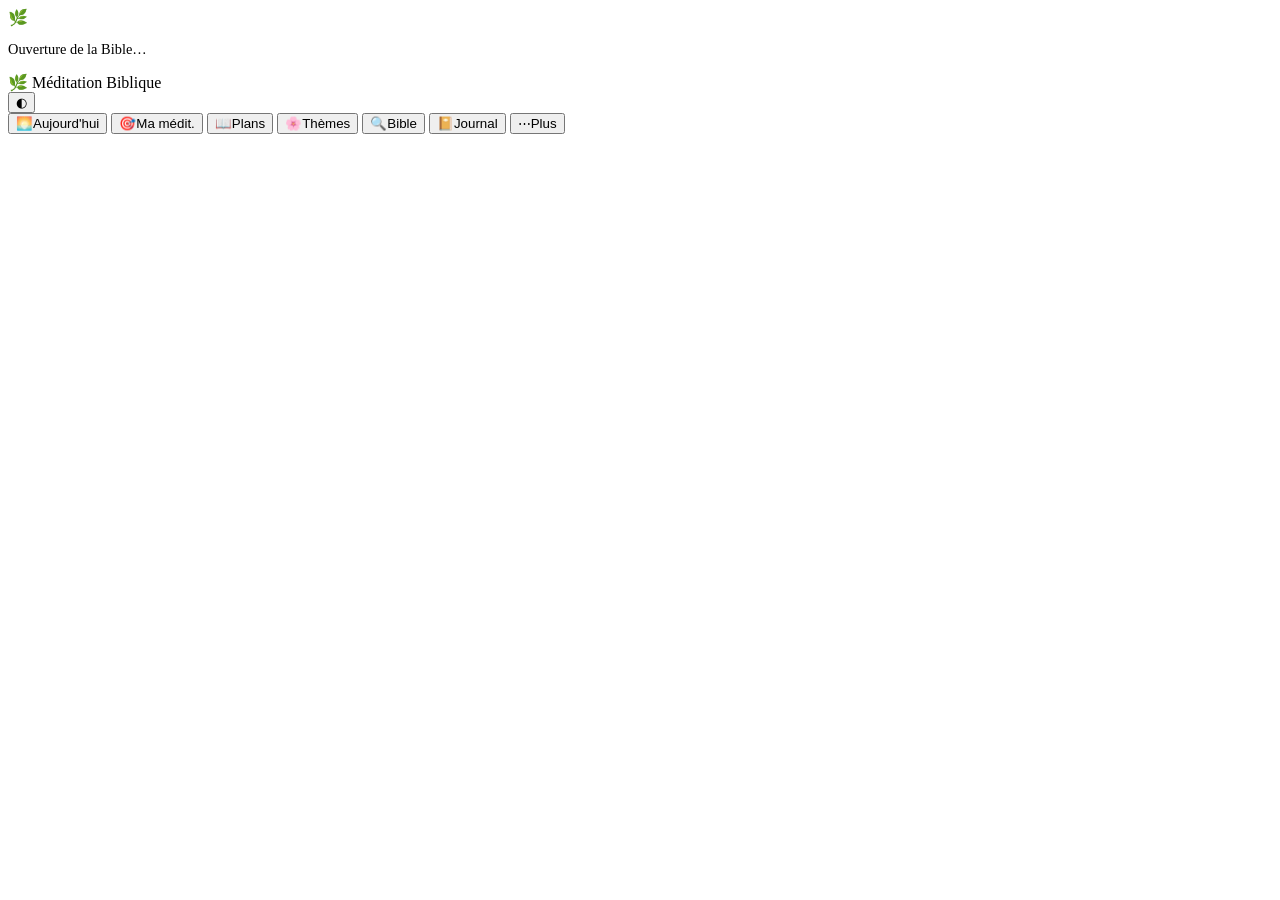
<file: src/index.template.html>
<!DOCTYPE html>
<html lang="fr" data-theme="jour">
<head>
<meta charset="utf-8">
<meta name="viewport" content="width=device-width, initial-scale=1, viewport-fit=cover">
<meta name="theme-color" content="#faf8f3">
<meta name="description" content="Méditation biblique quotidienne en français — verset du jour, plans de lecture, journal spirituel. Bible Louis Segond 1910, 100 % hors-ligne.">
<meta name="apple-mobile-web-app-capable" content="yes">
<meta name="apple-mobile-web-app-status-bar-style" content="default">
<meta name="apple-mobile-web-app-title" content="Méditation">
<meta name="color-scheme" content="light dark">
<title>Méditation Biblique — verset du jour, plans et journal</title>
<link rel="icon" href="data:image/svg+xml,<svg xmlns='http://www.w3.org/2000/svg' viewBox='0 0 100 100'><text y='.9em' font-size='90'>🌿</text></svg>">
<style>/*__CSS__*/</style>
</head>
<body>

<div class="load" id="loader">
  <div>
    <div class="leaf">🌿</div>
    <p class="muted ui" style="font-size:.9rem">Ouverture de la Bible…</p>
  </div>
</div>

<div class="app hide" id="app">
  <header class="top">
    <div class="brand"><span class="leaf">🌿</span> Méditation Biblique</div>
    <div class="top-actions">
      <button class="icon-btn" id="dark-toggle" aria-label="Basculer jour / nuit" title="Jour / nuit">◐</button>
    </div>
  </header>

  <main id="main"></main>
</div>

<nav class="tabs" role="tablist" aria-label="Navigation principale">
  <button role="tab" data-tab="jour" aria-selected="true"><span class="ic">🌅</span>Aujourd'hui</button>
  <button role="tab" data-tab="perso" aria-selected="false"><span class="ic">🎯</span>Ma médit.</button>
  <button role="tab" data-tab="plans" aria-selected="false"><span class="ic">📖</span>Plans</button>
  <button role="tab" data-tab="themes" aria-selected="false"><span class="ic">🌸</span>Thèmes</button>
  <button role="tab" data-tab="bible" aria-selected="false"><span class="ic">🔍</span>Bible</button>
  <button role="tab" data-tab="journal" aria-selected="false"><span class="ic">📔</span>Journal</button>
  <button role="tab" data-tab="plus" aria-selected="false"><span class="ic">⋯</span>Plus</button>
</nav>

<script>/*__INFLATE__*/</script>
<script>/*__DATA__*/</script>
<script>/*__APP__*/</script>
</body>
</html>
</file>
